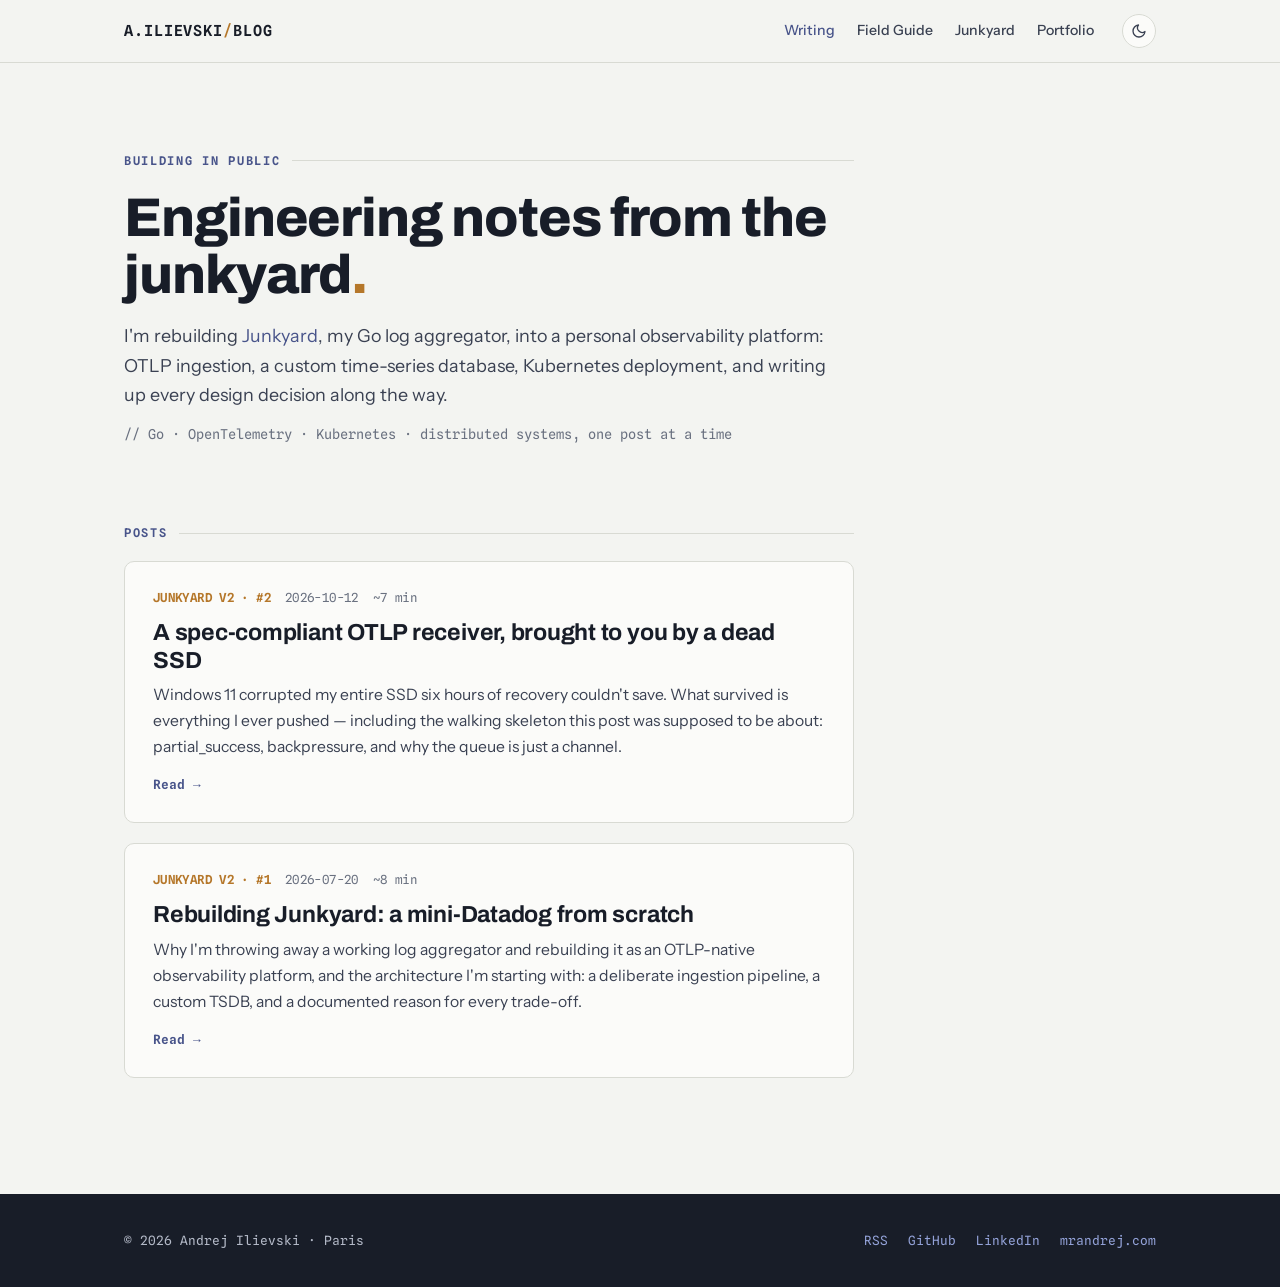
<file: blog/index.html>
<!DOCTYPE html>
<html lang="en">
<head>
<meta charset="UTF-8">
<meta name="viewport" content="width=device-width, initial-scale=1.0">
<title>Building in Public · Andrej Ilievski</title>
<meta name="description" content="Engineering notes by Andrej Ilievski: rebuilding a personal observability platform (OTLP, a custom TSDB, Kubernetes) from scratch, in Go, in public.">
<meta name="author" content="Andrej Ilievski">
<meta name="robots" content="index, follow, max-image-preview:large, max-snippet:-1">
<link rel="canonical" href="https://blog.mrandrej.com/">
<meta property="og:title" content="Building in Public · Andrej Ilievski">
<meta property="og:description" content="Engineering notes: rebuilding a personal observability platform (OTLP, a custom TSDB, Kubernetes) from scratch, in Go, in public.">
<meta property="og:type" content="website">
<meta property="og:url" content="https://blog.mrandrej.com/">
<meta property="og:image" content="https://blog.mrandrej.com/og-image.jpg">
<meta property="og:site_name" content="Andrej Ilievski">
<meta name="twitter:card" content="summary_large_image">
<meta name="theme-color" content="#181D28">
<script>
// Apply theme before first paint to avoid a flash of the wrong mode
(function(){
  var t = null;
  try{ t = localStorage.getItem("theme"); }catch(e){}
  if(t !== "dark" && t !== "light"){
    t = (window.matchMedia && matchMedia("(prefers-color-scheme: dark)").matches) ? "dark" : "light";
  }
  document.documentElement.setAttribute("data-theme", t);
})();
</script>
<link rel="icon" href="data:image/svg+xml,%3Csvg xmlns='http://www.w3.org/2000/svg' viewBox='0 0 32 32'%3E%3Crect width='32' height='32' rx='7' fill='%23181D28'/%3E%3Ctext x='16' y='22' text-anchor='middle' font-family='monospace' font-size='15' font-weight='700' fill='%23AEB9E0'%3EAI%3C/text%3E%3C/svg%3E">
<link rel="icon" type="image/png" sizes="32x32" href="favicon-32x32.png">
<link rel="apple-touch-icon" href="apple-touch-icon.png">
<link rel="alternate" type="application/rss+xml" title="Andrej Ilievski · Building in Public" href="feed.xml">
<link rel="preconnect" href="https://fonts.googleapis.com">
<link rel="preconnect" href="https://fonts.gstatic.com" crossorigin>
<link href="https://fonts.googleapis.com/css2?family=Archivo:wght@500;600;700;800&family=Instrument+Sans:ital,wght@0,400;0,500;0,600;1,400&family=Spline+Sans+Mono:wght@400;500;600&display=swap" rel="stylesheet">
<link rel="stylesheet" href="assets/blog.css">
</head>
<body>

<header>
  <div class="hwrap">
    <a class="wordmark" href="index.html">A.ILIEVSKI<span class="slash">/</span>BLOG</a>
    <nav aria-label="Navigation">
      <a href="index.html" aria-current="page">Writing</a>
      <a href="field-guide.html">Field Guide</a>
      <a href="https://github.com/mr-andrej/junkyard" target="_blank" rel="noopener">Junkyard</a>
      <a href="https://mrandrej.com/" rel="noopener">Portfolio</a>
    </nav>
    <button class="theme-toggle" id="theme-toggle" aria-label="Toggle theme" onclick="toggleTheme()">
      <svg class="icon-moon" viewBox="0 0 24 24" fill="none" stroke="currentColor" stroke-width="2" stroke-linecap="round" stroke-linejoin="round" aria-hidden="true"><path d="M21 12.79A9 9 0 1 1 11.21 3 7 7 0 0 0 21 12.79z"/></svg>
      <svg class="icon-sun" viewBox="0 0 24 24" fill="none" stroke="currentColor" stroke-width="2" stroke-linecap="round" stroke-linejoin="round" aria-hidden="true"><circle cx="12" cy="12" r="4"/><path d="M12 2v2M12 20v2M4.93 4.93l1.41 1.41M17.66 17.66l1.41 1.41M2 12h2M20 12h2M4.93 19.07l1.41-1.41M17.66 6.34l1.41-1.41"/></svg>
    </button>
    <button class="burger" id="burger" aria-label="Menu" aria-expanded="false" aria-controls="mobile-nav" onclick="toggleMenu()">
      <svg class="icon-bars" viewBox="0 0 24 24" fill="none" stroke="currentColor" stroke-width="2" stroke-linecap="round" aria-hidden="true"><path d="M3 6h18M3 12h18M3 18h18"/></svg>
      <svg class="icon-close" viewBox="0 0 24 24" fill="none" stroke="currentColor" stroke-width="2" stroke-linecap="round" aria-hidden="true"><path d="M6 6l12 12M18 6L6 18"/></svg>
    </button>
  </div>
  <nav class="mobile-nav" id="mobile-nav" aria-label="Mobile navigation">
    <a href="index.html" aria-current="page">Writing</a>
    <a href="field-guide.html">Field Guide</a>
    <a href="https://github.com/mr-andrej/junkyard" target="_blank" rel="noopener">Junkyard</a>
    <a href="https://mrandrej.com/" target="_blank" rel="noopener">Portfolio</a>
  </nav>
</header>

<main>

  <div class="hero">
    <p class="sec-label">Building in public</p>
    <h1>Engineering notes from the junkyard<span class="accent">.</span></h1>
    <p class="lede">I'm rebuilding <a href="https://github.com/mr-andrej/junkyard">Junkyard</a>, my Go log aggregator, into a personal observability platform: OTLP ingestion, a custom time-series database, Kubernetes deployment, and writing up every design decision along the way.</p>
    <p class="sub">// Go · OpenTelemetry · Kubernetes · distributed systems, one post at a time</p>
  </div>

  <div class="posts">
    <p class="sec-label">Posts</p>

    <a class="post-card" href="posts/2026-10-12-otlp-receiver-dead-ssd.html">
      <p class="meta"><span class="series">JUNKYARD V2 · #2</span><span>2026-10-12</span><span>~7 min</span></p>
      <h2>A spec-compliant OTLP receiver, brought to you by a dead SSD</h2>
      <p>Windows 11 corrupted my entire SSD six hours of recovery couldn't save. What survived is everything I ever pushed — including the walking skeleton this post was supposed to be about: partial_success, backpressure, and why the queue is just a channel.</p>
      <span class="read">Read →</span>
    </a>

    <a class="post-card" href="posts/2026-07-20-rebuilding-junkyard-v2.html">
      <p class="meta"><span class="series">JUNKYARD V2 · #1</span><span>2026-07-20</span><span>~8 min</span></p>
      <h2>Rebuilding Junkyard: a mini-Datadog from scratch</h2>
      <p>Why I'm throwing away a working log aggregator and rebuilding it as an OTLP-native observability platform, and the architecture I'm starting with: a deliberate ingestion pipeline, a custom TSDB, and a documented reason for every trade-off.</p>
      <span class="read">Read →</span>
    </a>

  </div>

</main>

<footer>
  <div class="fwrap">
    <span>© 2026 Andrej Ilievski · Paris</span>
    <span class="spacer"></span>
    <a href="feed.xml">RSS</a>
    <a href="https://github.com/mr-andrej" target="_blank" rel="noopener">GitHub</a>
    <a href="https://linkedin.com/in/mr-andrej" target="_blank" rel="noopener">LinkedIn</a>
    <a href="https://mrandrej.com/" target="_blank" rel="noopener">mrandrej.com</a>
  </div>
</footer>

<script>
function toggleTheme(){
  const cur = document.documentElement.getAttribute("data-theme") === "dark" ? "dark" : "light";
  const next = cur === "dark" ? "light" : "dark";
  document.documentElement.setAttribute("data-theme", next);
  try{ localStorage.setItem("theme", next); }catch(e){}
}
window.matchMedia("(prefers-color-scheme: dark)").addEventListener("change", e => {
  let saved = null;
  try{ saved = localStorage.getItem("theme"); }catch(err){}
  if(!saved){
    document.documentElement.setAttribute("data-theme", e.matches ? "dark" : "light");
  }
});
function toggleMenu(){
  const nav = document.getElementById("mobile-nav");
  const btn = document.getElementById("burger");
  const open = nav.classList.toggle("open");
  btn.setAttribute("aria-expanded", String(open));
}
// Close the mobile menu once a link is tapped
document.querySelectorAll("#mobile-nav a").forEach(a=>{
  a.addEventListener("click", ()=>{
    document.getElementById("mobile-nav").classList.remove("open");
    document.getElementById("burger").setAttribute("aria-expanded", "false");
  });
});
</script>

</body>
</html>
</file>
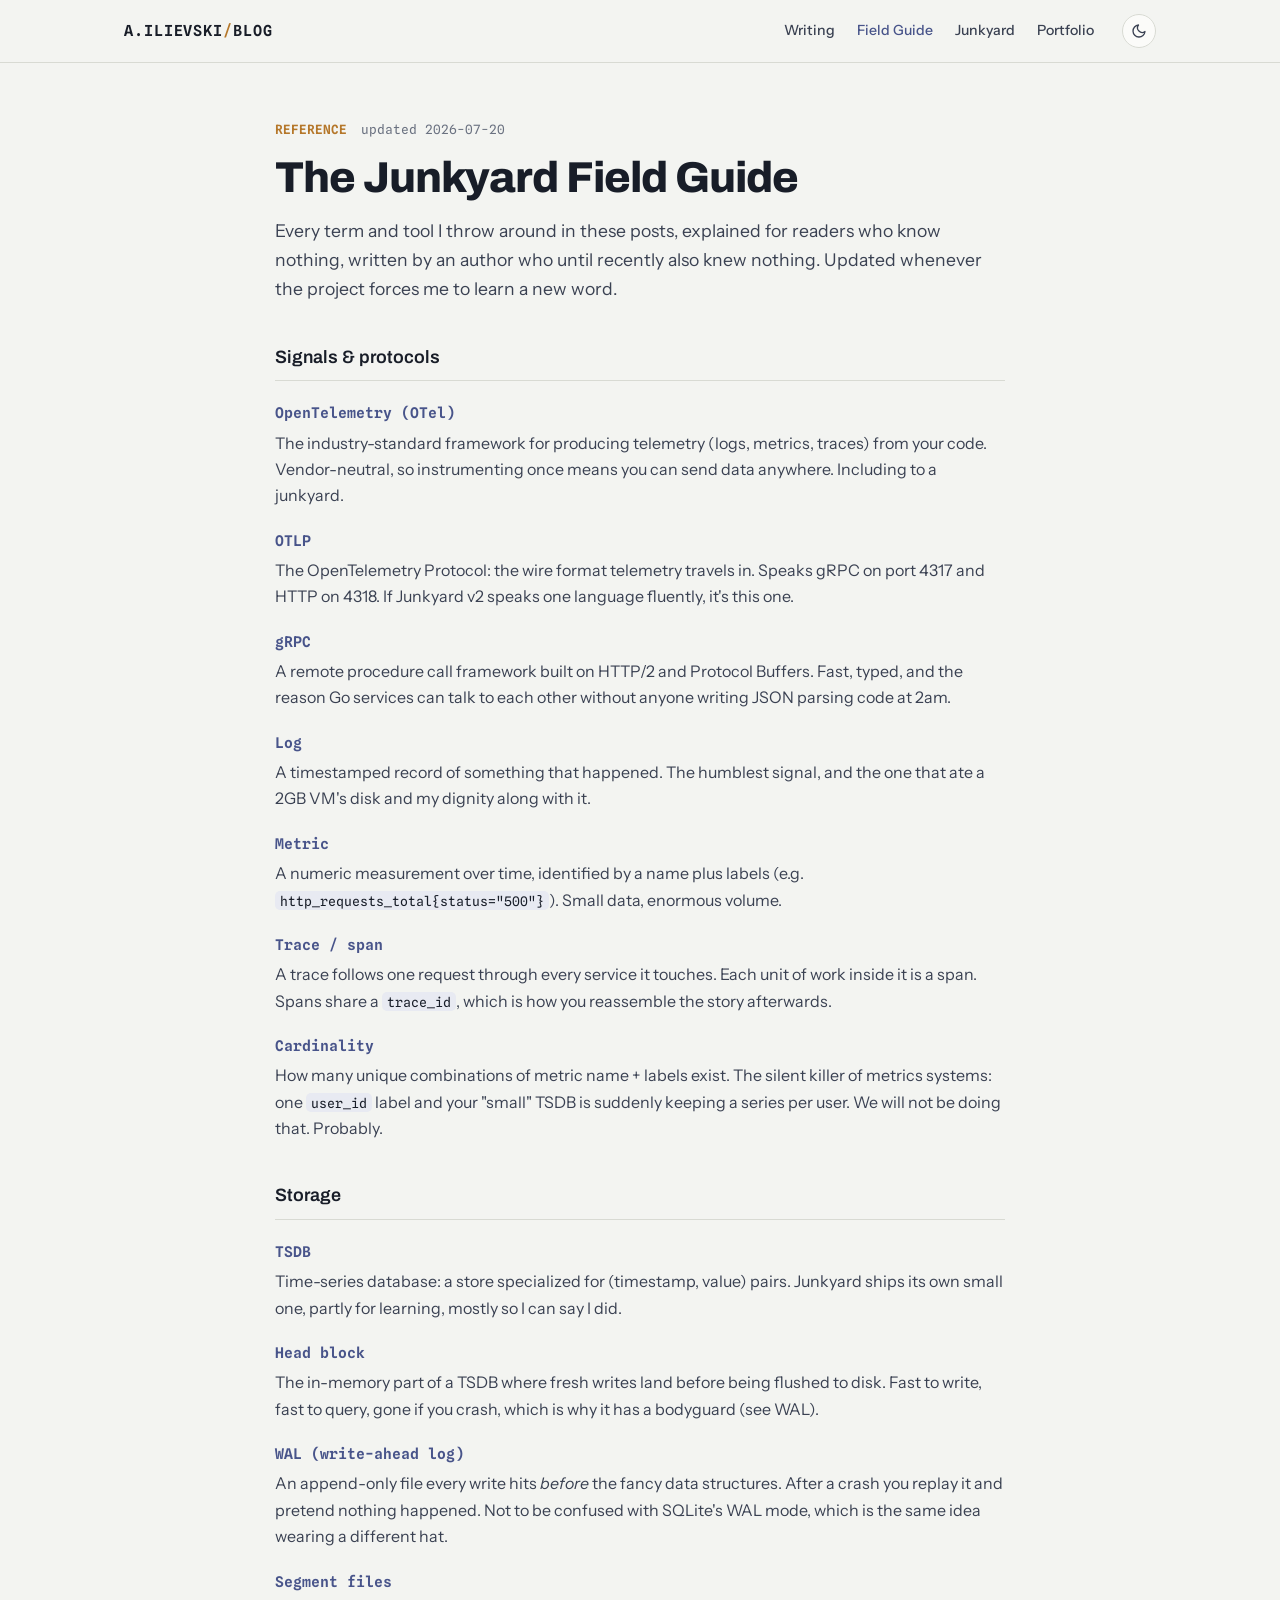
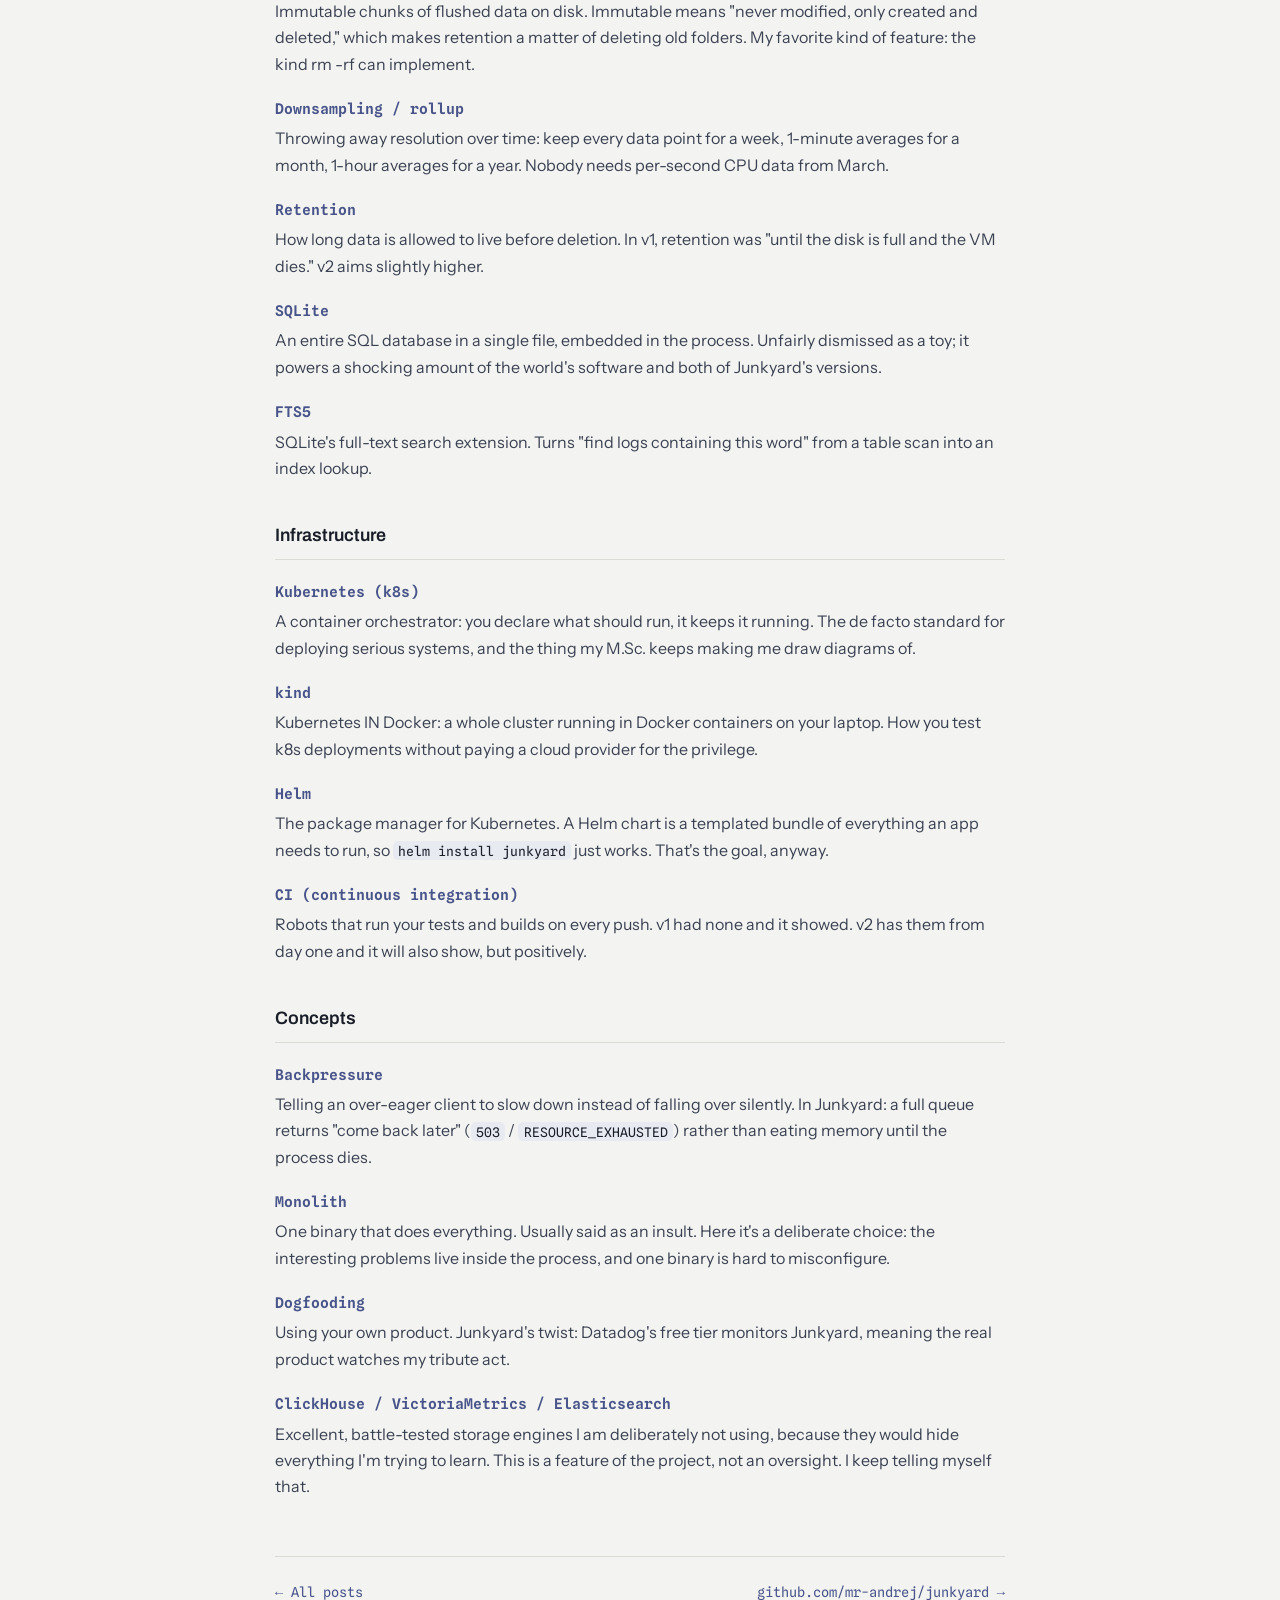
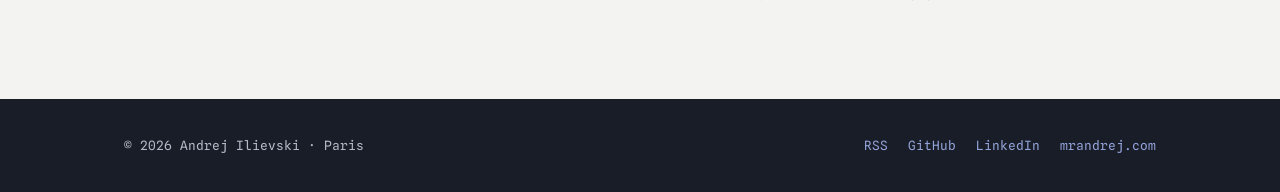
<file: blog/field-guide.html>
<!DOCTYPE html>
<html lang="en">
<head>
<meta charset="UTF-8">
<meta name="viewport" content="width=device-width, initial-scale=1.0">
<title>The Junkyard Field Guide · Andrej Ilievski</title>
<meta name="description" content="A running glossary of every term and tool mentioned on this blog: OTLP, TSDBs, WALs, Kubernetes, and friends. Explained for readers who know nothing, by an author who recently knew nothing.">
<meta name="author" content="Andrej Ilievski">
<link rel="canonical" href="https://blog.mrandrej.com/field-guide.html">
<meta property="og:title" content="The Junkyard Field Guide">
<meta property="og:description" content="Every term and tool mentioned on this blog, explained for readers who know nothing, by an author who recently knew nothing.">
<meta property="og:type" content="website">
<meta property="og:url" content="https://blog.mrandrej.com/field-guide.html">
<meta name="theme-color" content="#181D28">
<script>
(function(){
  var t = null;
  try{ t = localStorage.getItem("theme"); }catch(e){}
  if(t !== "dark" && t !== "light"){
    t = (window.matchMedia && matchMedia("(prefers-color-scheme: dark)").matches) ? "dark" : "light";
  }
  document.documentElement.setAttribute("data-theme", t);
})();
</script>
<link rel="icon" href="data:image/svg+xml,%3Csvg xmlns='http://www.w3.org/2000/svg' viewBox='0 0 32 32'%3E%3Crect width='32' height='32' rx='7' fill='%23181D28'/%3E%3Ctext x='16' y='22' text-anchor='middle' font-family='monospace' font-size='15' font-weight='700' fill='%23AEB9E0'%3EAI%3C/text%3E%3C/svg%3E">
<link rel="icon" type="image/png" sizes="32x32" href="favicon-32x32.png">
<link rel="apple-touch-icon" href="apple-touch-icon.png">
<link rel="preconnect" href="https://fonts.googleapis.com">
<link rel="preconnect" href="https://fonts.gstatic.com" crossorigin>
<link href="https://fonts.googleapis.com/css2?family=Archivo:wght@500;600;700;800&family=Instrument+Sans:ital,wght@0,400;0,500;0,600;1,400&family=Spline+Sans+Mono:wght@400;500;600&display=swap" rel="stylesheet">
<link rel="stylesheet" href="assets/blog.css">
</head>
<body>

<header>
  <div class="hwrap">
    <a class="wordmark" href="index.html">A.ILIEVSKI<span class="slash">/</span>BLOG</a>
    <nav aria-label="Navigation">
      <a href="index.html">Writing</a>
      <a href="field-guide.html" aria-current="page">Field Guide</a>
      <a href="https://github.com/mr-andrej/junkyard" target="_blank" rel="noopener">Junkyard</a>
      <a href="https://mrandrej.com/" target="_blank" rel="noopener">Portfolio</a>
    </nav>
    <button class="theme-toggle" id="theme-toggle" aria-label="Toggle theme" onclick="toggleTheme()">
      <svg class="icon-moon" viewBox="0 0 24 24" fill="none" stroke="currentColor" stroke-width="2" stroke-linecap="round" stroke-linejoin="round" aria-hidden="true"><path d="M21 12.79A9 9 0 1 1 11.21 3 7 7 0 0 0 21 12.79z"/></svg>
      <svg class="icon-sun" viewBox="0 0 24 24" fill="none" stroke="currentColor" stroke-width="2" stroke-linecap="round" stroke-linejoin="round" aria-hidden="true"><circle cx="12" cy="12" r="4"/><path d="M12 2v2M12 20v2M4.93 4.93l1.41 1.41M17.66 17.66l1.41 1.41M2 12h2M20 12h2M4.93 19.07l1.41-1.41M17.66 6.34l1.41-1.41"/></svg>
    </button>
    <button class="burger" id="burger" aria-label="Menu" aria-expanded="false" aria-controls="mobile-nav" onclick="toggleMenu()">
      <svg class="icon-bars" viewBox="0 0 24 24" fill="none" stroke="currentColor" stroke-width="2" stroke-linecap="round" aria-hidden="true"><path d="M3 6h18M3 12h18M3 18h18"/></svg>
      <svg class="icon-close" viewBox="0 0 24 24" fill="none" stroke="currentColor" stroke-width="2" stroke-linecap="round" aria-hidden="true"><path d="M6 6l12 12M18 6L6 18"/></svg>
    </button>
  </div>
  <nav class="mobile-nav" id="mobile-nav" aria-label="Mobile navigation">
    <a href="index.html">Writing</a>
    <a href="field-guide.html" aria-current="page">Field Guide</a>
    <a href="https://github.com/mr-andrej/junkyard" target="_blank" rel="noopener">Junkyard</a>
    <a href="https://mrandrej.com/" target="_blank" rel="noopener">Portfolio</a>
  </nav>
</header>

<main>
<article>

  <div class="post-head">
    <p class="meta"><span class="series">REFERENCE</span><span>updated 2026-07-20</span></p>
    <h1>The Junkyard Field Guide</h1>
    <p class="standfirst">Every term and tool I throw around in these posts, explained for readers who know nothing, written by an author who until recently also knew nothing. Updated whenever the project forces me to learn a new word.</p>
  </div>

  <div class="gloss">

    <h3>Signals &amp; protocols</h3>
    <dl>
      <dt>OpenTelemetry (OTel)</dt>
      <dd>The industry-standard framework for producing telemetry (logs, metrics, traces) from your code. Vendor-neutral, so instrumenting once means you can send data anywhere. Including to a junkyard.</dd>

      <dt>OTLP</dt>
      <dd>The OpenTelemetry Protocol: the wire format telemetry travels in. Speaks gRPC on port 4317 and HTTP on 4318. If Junkyard v2 speaks one language fluently, it's this one.</dd>

      <dt>gRPC</dt>
      <dd>A remote procedure call framework built on HTTP/2 and Protocol Buffers. Fast, typed, and the reason Go services can talk to each other without anyone writing JSON parsing code at 2am.</dd>

      <dt>Log</dt>
      <dd>A timestamped record of something that happened. The humblest signal, and the one that ate a 2GB VM's disk and my dignity along with it.</dd>

      <dt>Metric</dt>
      <dd>A numeric measurement over time, identified by a name plus labels (e.g. <code>http_requests_total{status="500"}</code>). Small data, enormous volume.</dd>

      <dt>Trace / span</dt>
      <dd>A trace follows one request through every service it touches. Each unit of work inside it is a span. Spans share a <code>trace_id</code>, which is how you reassemble the story afterwards.</dd>

      <dt>Cardinality</dt>
      <dd>How many unique combinations of metric name + labels exist. The silent killer of metrics systems: one <code>user_id</code> label and your "small" TSDB is suddenly keeping a series per user. We will not be doing that. Probably.</dd>
    </dl>

    <h3>Storage</h3>
    <dl>
      <dt>TSDB</dt>
      <dd>Time-series database: a store specialized for (timestamp, value) pairs. Junkyard ships its own small one, partly for learning, mostly so I can say I did.</dd>

      <dt>Head block</dt>
      <dd>The in-memory part of a TSDB where fresh writes land before being flushed to disk. Fast to write, fast to query, gone if you crash, which is why it has a bodyguard (see WAL).</dd>

      <dt>WAL (write-ahead log)</dt>
      <dd>An append-only file every write hits <em>before</em> the fancy data structures. After a crash you replay it and pretend nothing happened. Not to be confused with SQLite's WAL mode, which is the same idea wearing a different hat.</dd>

      <dt>Segment files</dt>
      <dd>Immutable chunks of flushed data on disk. Immutable means "never modified, only created and deleted," which makes retention a matter of deleting old folders. My favorite kind of feature: the kind rm -rf can implement.</dd>

      <dt>Downsampling / rollup</dt>
      <dd>Throwing away resolution over time: keep every data point for a week, 1-minute averages for a month, 1-hour averages for a year. Nobody needs per-second CPU data from March.</dd>

      <dt>Retention</dt>
      <dd>How long data is allowed to live before deletion. In v1, retention was "until the disk is full and the VM dies." v2 aims slightly higher.</dd>

      <dt>SQLite</dt>
      <dd>An entire SQL database in a single file, embedded in the process. Unfairly dismissed as a toy; it powers a shocking amount of the world's software and both of Junkyard's versions.</dd>

      <dt>FTS5</dt>
      <dd>SQLite's full-text search extension. Turns "find logs containing this word" from a table scan into an index lookup.</dd>
    </dl>

    <h3>Infrastructure</h3>
    <dl>
      <dt>Kubernetes (k8s)</dt>
      <dd>A container orchestrator: you declare what should run, it keeps it running. The de facto standard for deploying serious systems, and the thing my M.Sc. keeps making me draw diagrams of.</dd>

      <dt>kind</dt>
      <dd>Kubernetes IN Docker: a whole cluster running in Docker containers on your laptop. How you test k8s deployments without paying a cloud provider for the privilege.</dd>

      <dt>Helm</dt>
      <dd>The package manager for Kubernetes. A Helm chart is a templated bundle of everything an app needs to run, so <code>helm install junkyard</code> just works. That's the goal, anyway.</dd>

      <dt>CI (continuous integration)</dt>
      <dd>Robots that run your tests and builds on every push. v1 had none and it showed. v2 has them from day one and it will also show, but positively.</dd>
    </dl>

    <h3>Concepts</h3>
    <dl>
      <dt>Backpressure</dt>
      <dd>Telling an over-eager client to slow down instead of falling over silently. In Junkyard: a full queue returns "come back later" (<code>503</code> / <code>RESOURCE_EXHAUSTED</code>) rather than eating memory until the process dies.</dd>

      <dt>Monolith</dt>
      <dd>One binary that does everything. Usually said as an insult. Here it's a deliberate choice: the interesting problems live inside the process, and one binary is hard to misconfigure.</dd>

      <dt>Dogfooding</dt>
      <dd>Using your own product. Junkyard's twist: Datadog's free tier monitors Junkyard, meaning the real product watches my tribute act.</dd>

      <dt>ClickHouse / VictoriaMetrics / Elasticsearch</dt>
      <dd>Excellent, battle-tested storage engines I am deliberately not using, because they would hide everything I'm trying to learn. This is a feature of the project, not an oversight. I keep telling myself that.</dd>
    </dl>

  </div>

  <div class="post-nav">
    <a href="index.html">← All posts</a>
    <a href="https://github.com/mr-andrej/junkyard" target="_blank" rel="noopener">github.com/mr-andrej/junkyard →</a>
  </div>

</article>
</main>

<footer>
  <div class="fwrap">
    <span>© 2026 Andrej Ilievski · Paris</span>
    <span class="spacer"></span>
    <a href="feed.xml">RSS</a>
    <a href="https://github.com/mr-andrej" target="_blank" rel="noopener">GitHub</a>
    <a href="https://linkedin.com/in/mr-andrej" target="_blank" rel="noopener">LinkedIn</a>
    <a href="https://mrandrej.com/" target="_blank" rel="noopener">mrandrej.com</a>
  </div>
</footer>

<script>
function toggleTheme(){
  const cur = document.documentElement.getAttribute("data-theme") === "dark" ? "dark" : "light";
  const next = cur === "dark" ? "light" : "dark";
  document.documentElement.setAttribute("data-theme", next);
  try{ localStorage.setItem("theme", next); }catch(e){}
}
window.matchMedia("(prefers-color-scheme: dark)").addEventListener("change", e => {
  let saved = null;
  try{ saved = localStorage.getItem("theme"); }catch(err){}
  if(!saved){
    document.documentElement.setAttribute("data-theme", e.matches ? "dark" : "light");
  }
});
function toggleMenu(){
  const nav = document.getElementById("mobile-nav");
  const btn = document.getElementById("burger");
  const open = nav.classList.toggle("open");
  btn.setAttribute("aria-expanded", String(open));
}
// Close the mobile menu once a link is tapped
document.querySelectorAll("#mobile-nav a").forEach(a=>{
  a.addEventListener("click", ()=>{
    document.getElementById("mobile-nav").classList.remove("open");
    document.getElementById("burger").setAttribute("aria-expanded", "false");
  });
});
</script>

</body>
</html>
</file>
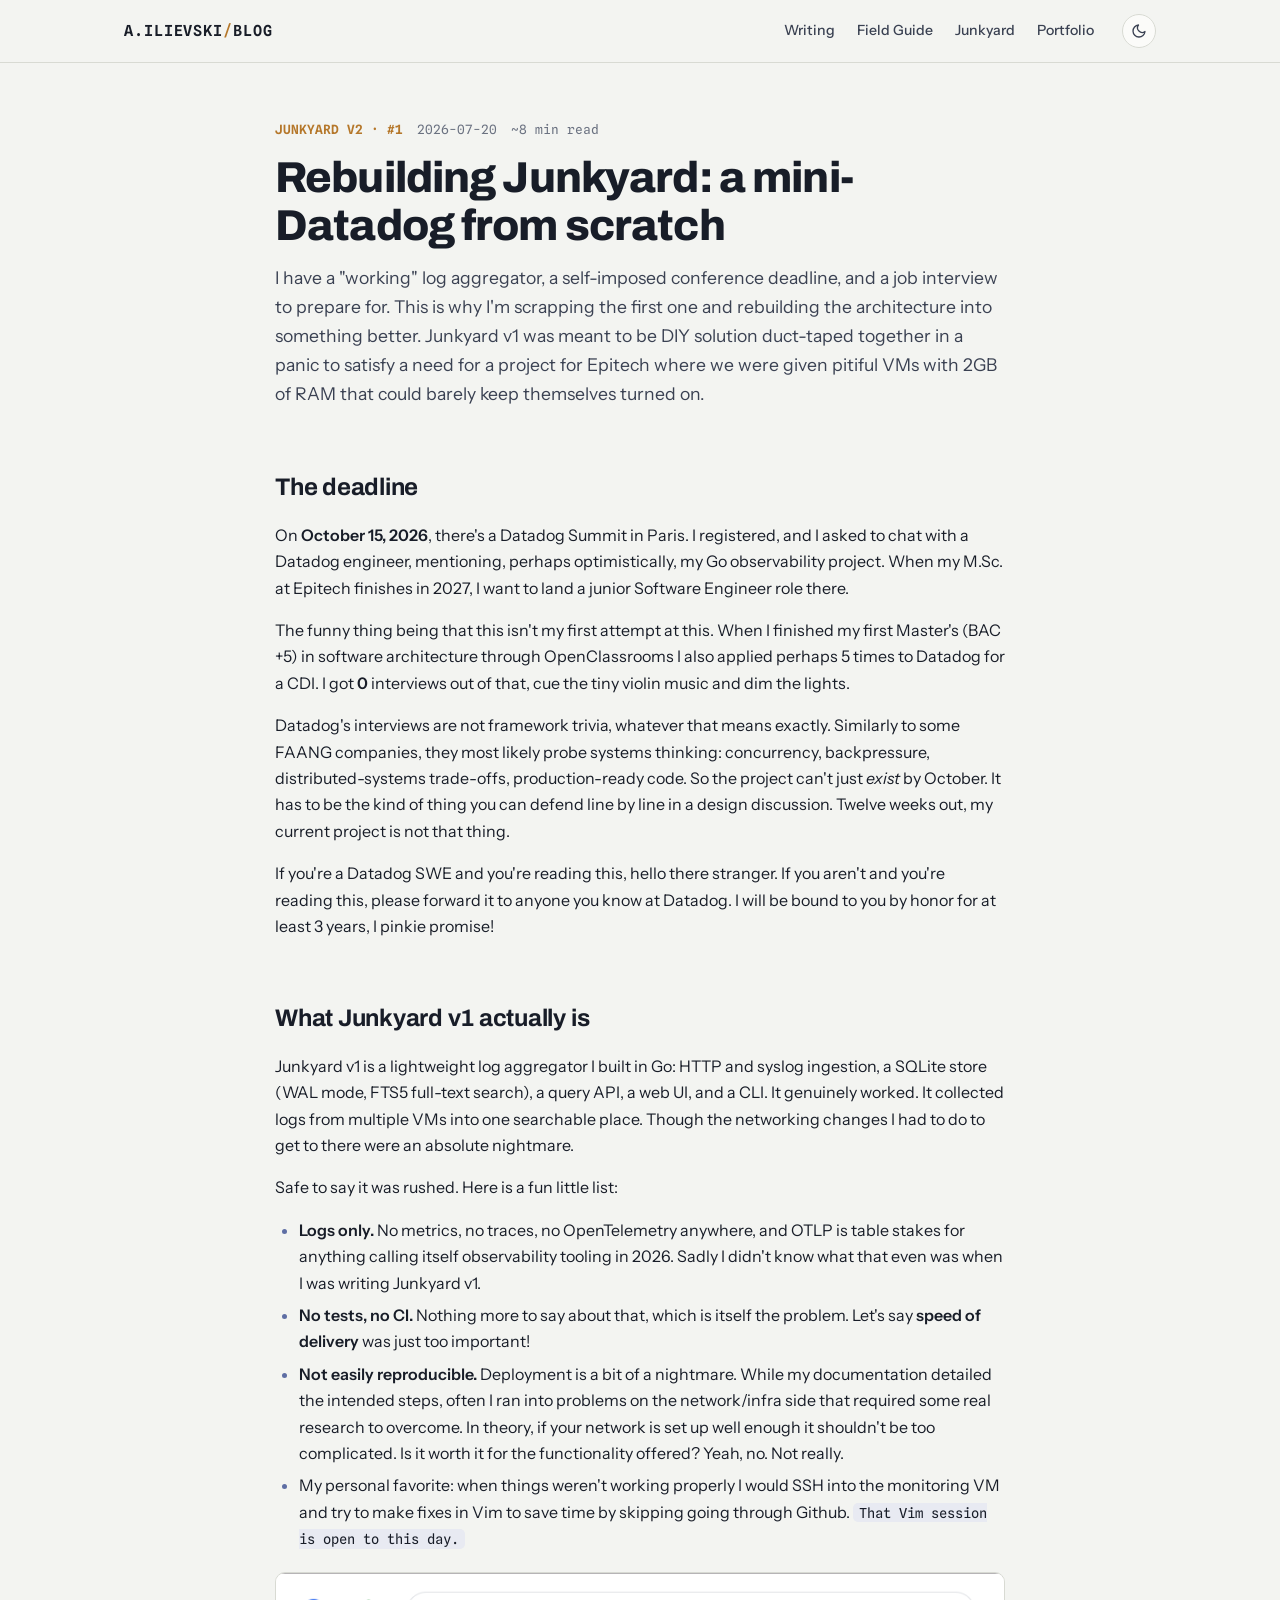
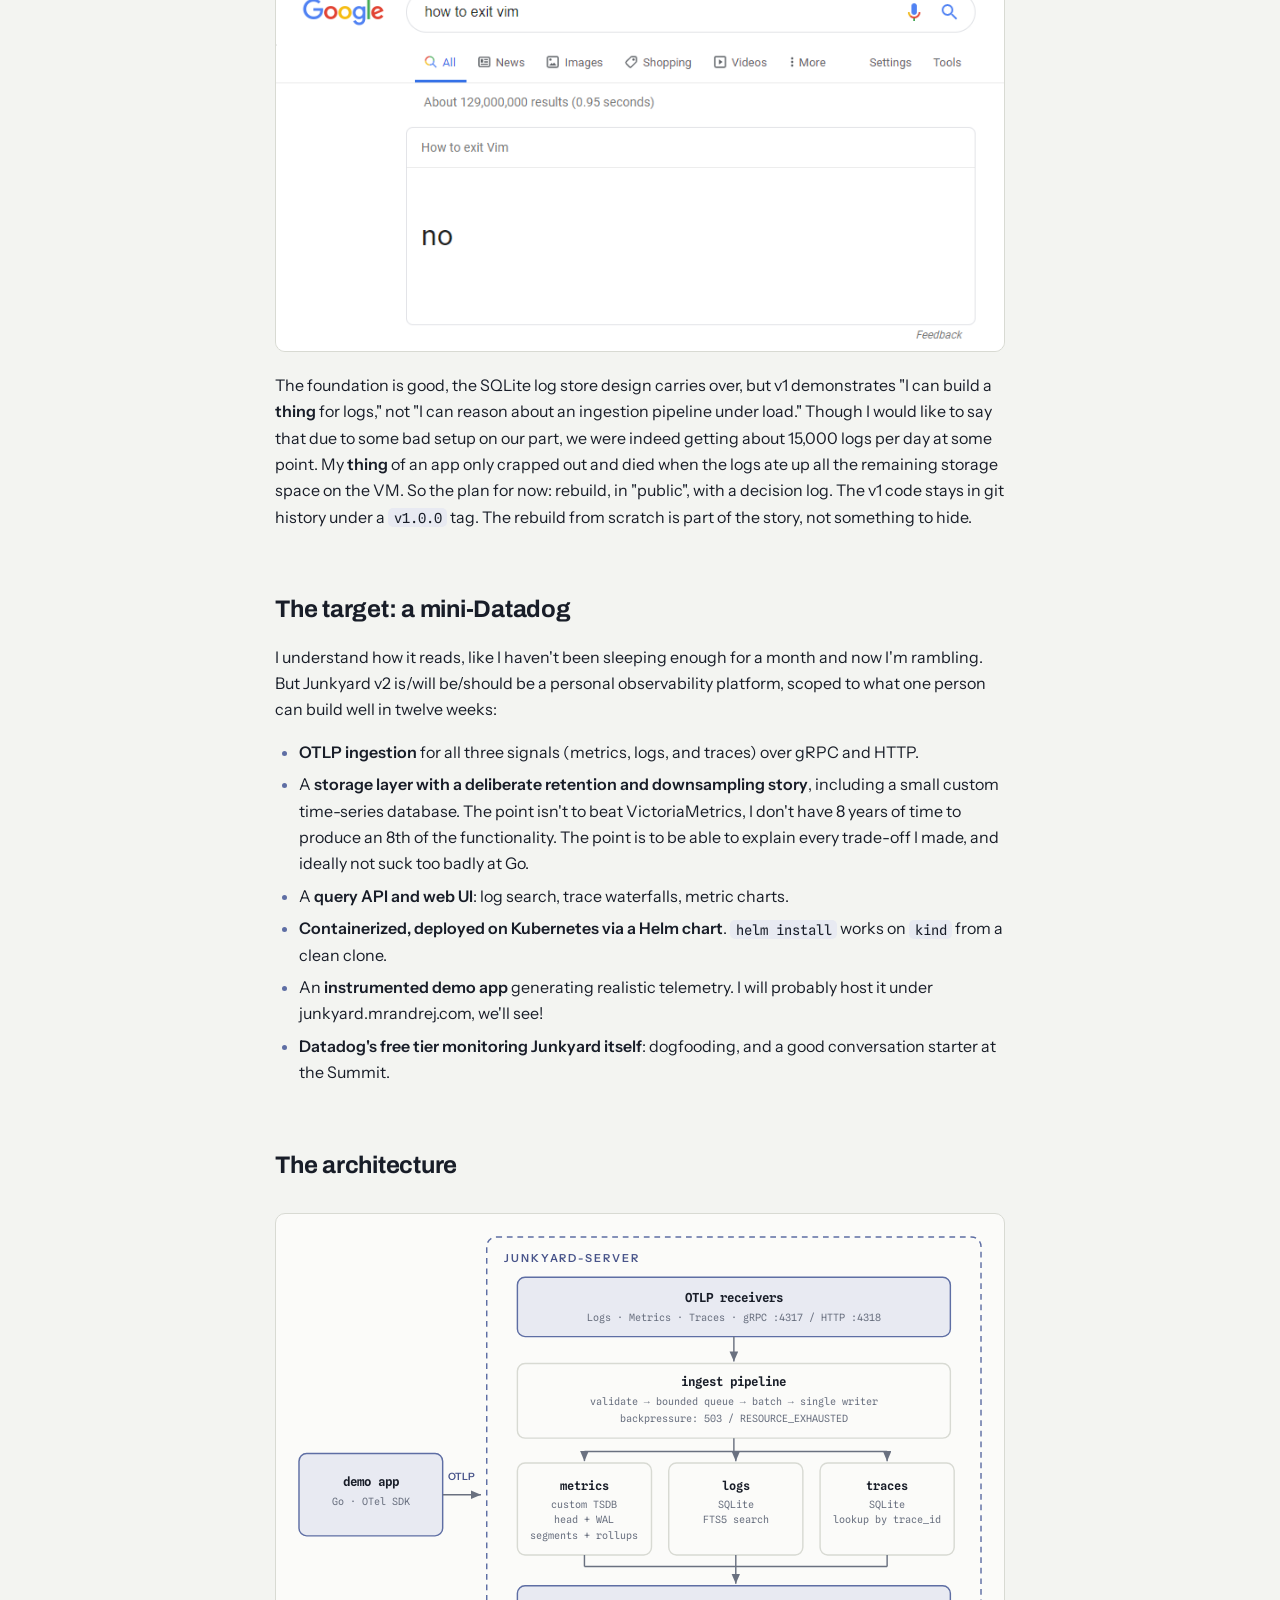
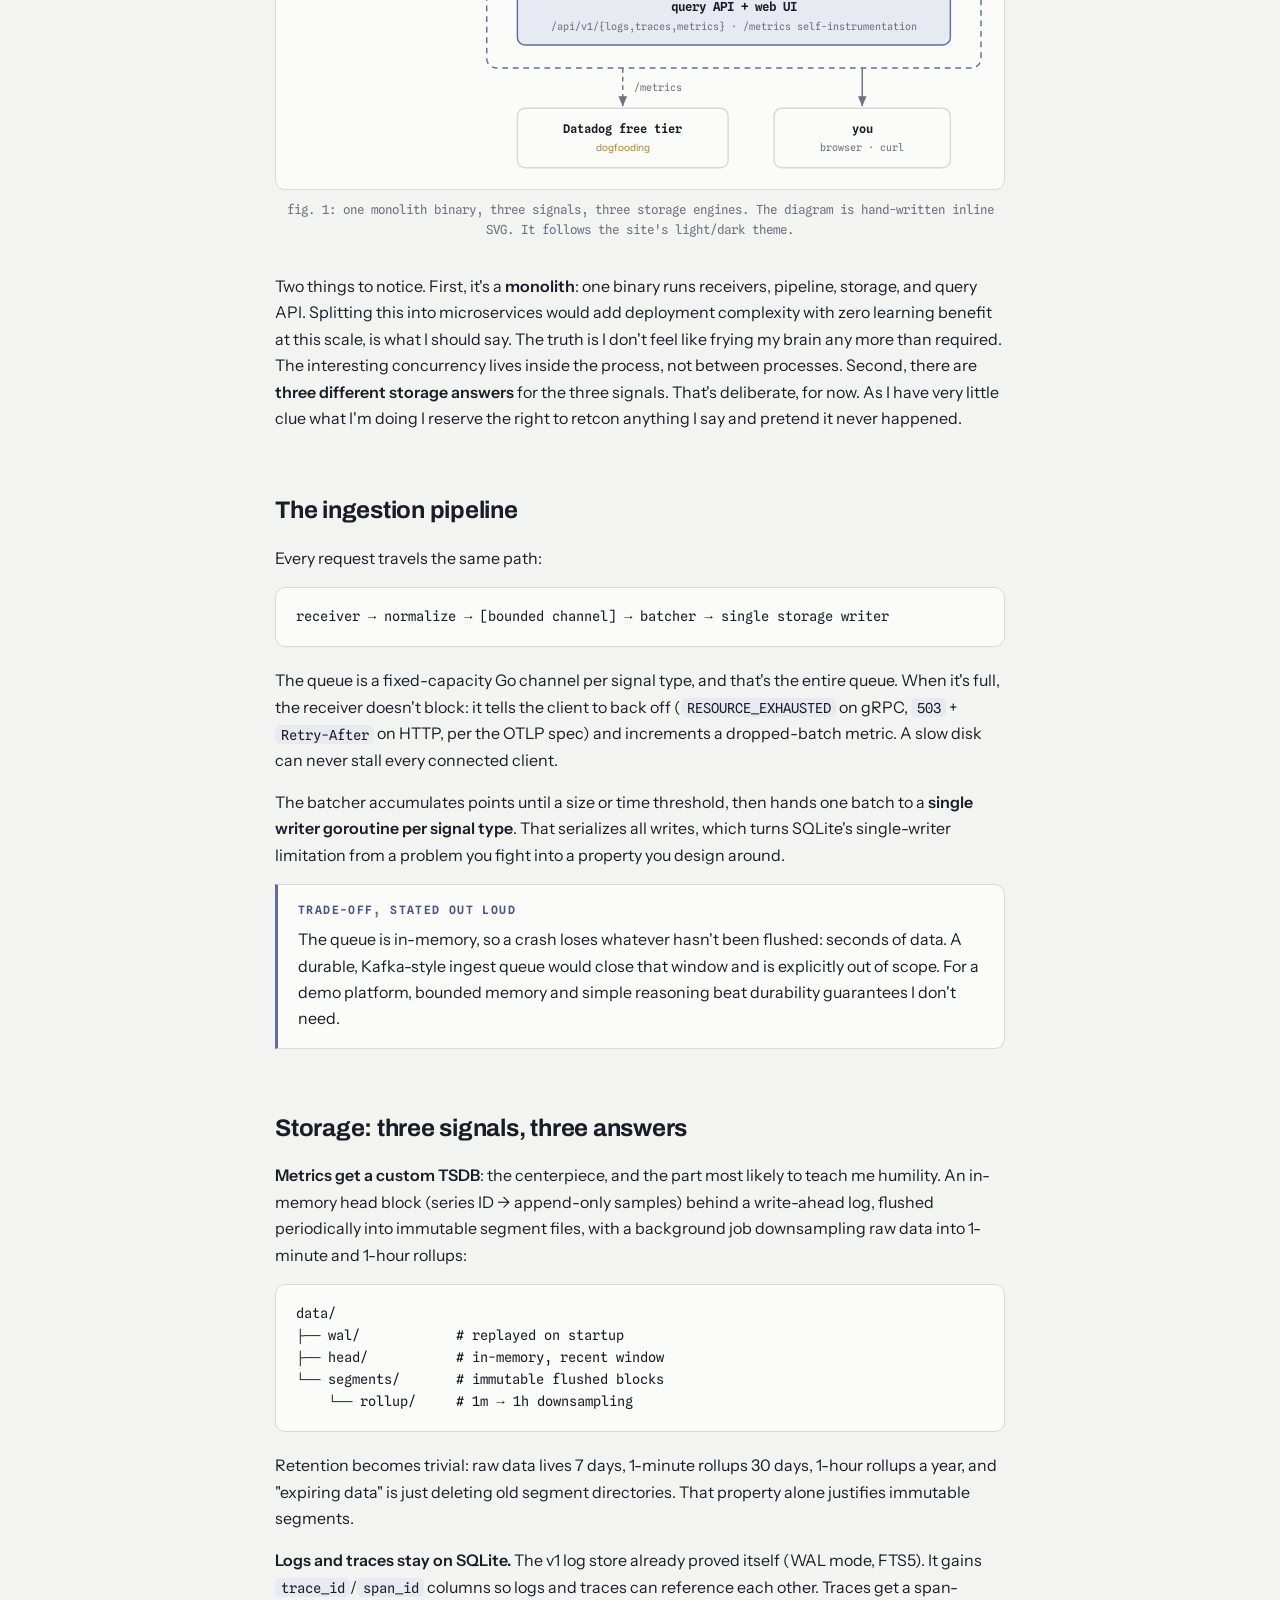
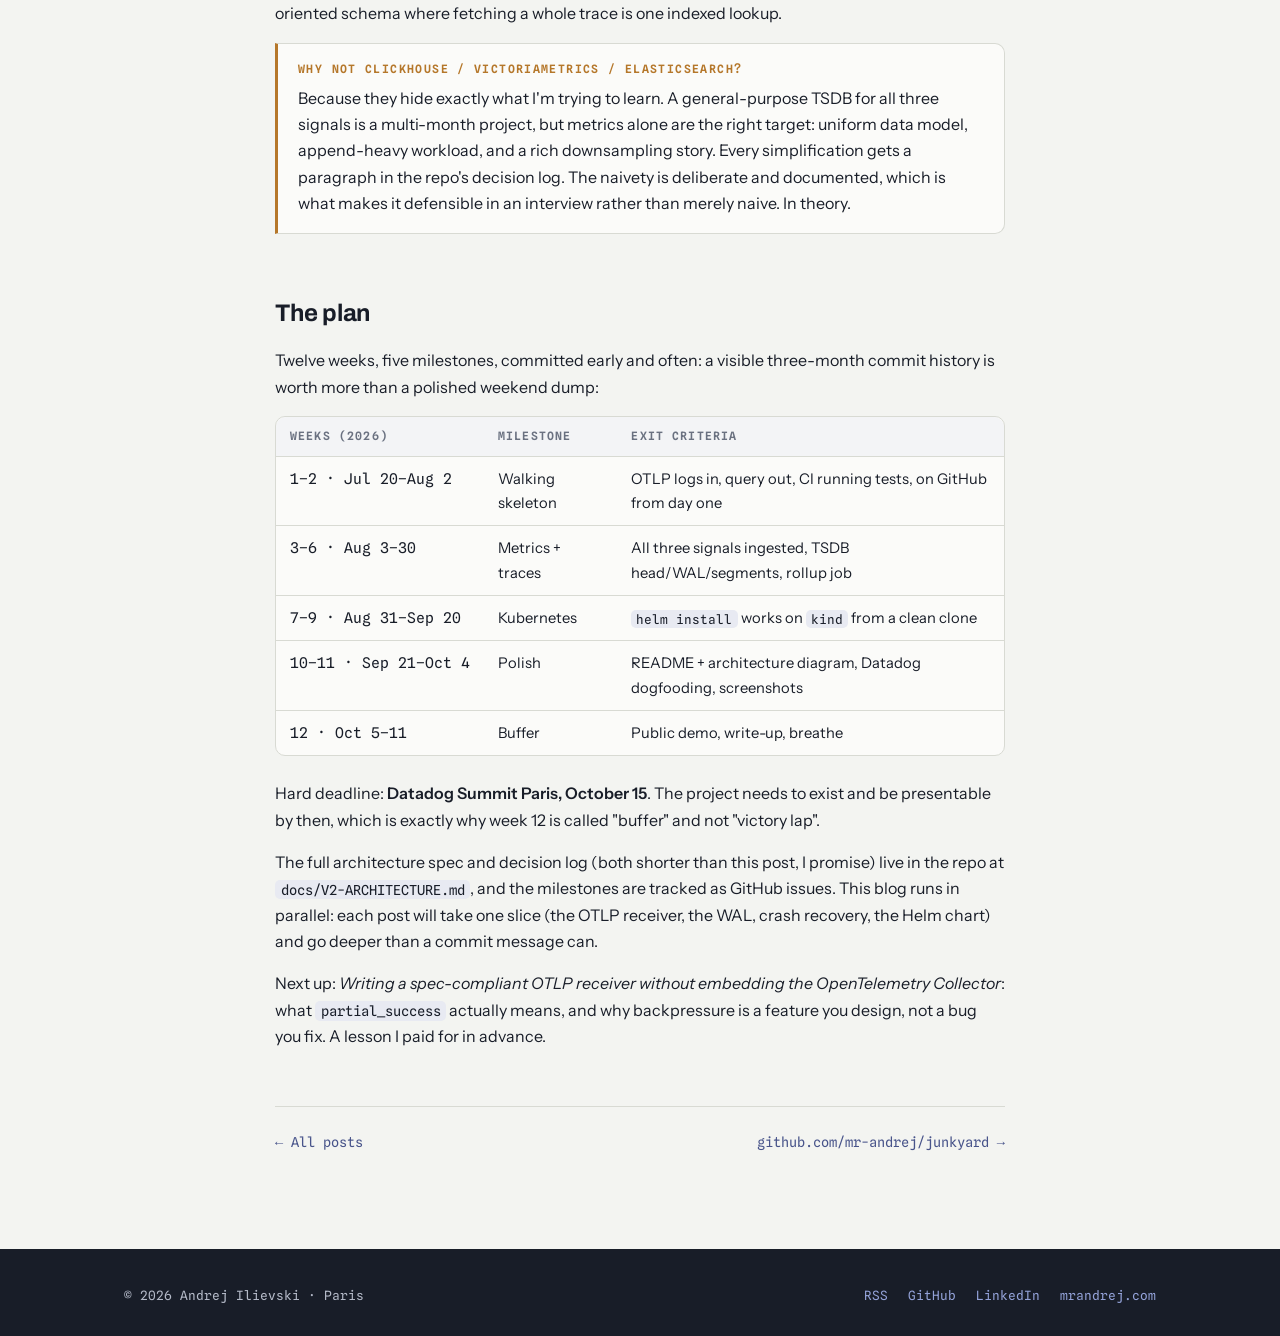
<file: blog/posts/2026-07-20-rebuilding-junkyard-v2.html>
<!doctype html>
<html lang="en">
  <head>
    <meta charset="UTF-8" />
    <meta name="viewport" content="width=device-width, initial-scale=1.0" />
    <title>
      Rebuilding Junkyard: a mini-Datadog from scratch · Andrej Ilievski
    </title>
    <meta
      name="description"
      content="Why I'm throwing away a working log aggregator and rebuilding it as an OTLP-native observability platform: the architecture, the trade-offs, and the 12-week plan."
    />
    <meta name="author" content="Andrej Ilievski" />
    <link
      rel="canonical"
      href="https://blog.mrandrej.com/posts/2026-07-20-rebuilding-junkyard-v2.html"
    />
    <meta
      property="og:title"
      content="Rebuilding Junkyard: a mini-Datadog from scratch"
    />
    <meta
      property="og:description"
      content="Why I'm throwing away a working log aggregator and rebuilding it as an OTLP-native observability platform."
    />
    <meta property="og:type" content="article" />
    <meta
      property="og:url"
      content="https://blog.mrandrej.com/posts/2026-07-20-rebuilding-junkyard-v2.html"
    />
    <meta
      property="og:image"
      content="https://blog.mrandrej.com/og-image.jpg"
    />
    <meta property="article:published_time" content="2026-07-20" />
    <meta name="twitter:card" content="summary_large_image" />
    <meta name="theme-color" content="#181D28" />
    <script>
      (function () {
        var t = null;
        try {
          t = localStorage.getItem("theme");
        } catch (e) {}
        if (t !== "dark" && t !== "light") {
          t =
            window.matchMedia &&
            matchMedia("(prefers-color-scheme: dark)").matches
              ? "dark"
              : "light";
        }
        document.documentElement.setAttribute("data-theme", t);
      })();
    </script>
    <link
      rel="icon"
      href="data:image/svg+xml,%3Csvg xmlns='http://www.w3.org/2000/svg' viewBox='0 0 32 32'%3E%3Crect width='32' height='32' rx='7' fill='%23181D28'/%3E%3Ctext x='16' y='22' text-anchor='middle' font-family='monospace' font-size='15' font-weight='700' fill='%23AEB9E0'%3EAI%3C/text%3E%3C/svg%3E"
    />
    <link
      rel="icon"
      type="image/png"
      sizes="32x32"
      href="../favicon-32x32.png"
    />
    <link rel="apple-touch-icon" href="../apple-touch-icon.png" />
    <link rel="preconnect" href="https://fonts.googleapis.com" />
    <link rel="preconnect" href="https://fonts.gstatic.com" crossorigin />
    <link
      href="https://fonts.googleapis.com/css2?family=Archivo:wght@500;600;700;800&family=Instrument+Sans:ital,wght@0,400;0,500;0,600;1,400&family=Spline+Sans+Mono:wght@400;500;600&display=swap"
      rel="stylesheet"
    />
    <link rel="stylesheet" href="../assets/blog.css" />
  </head>
  <body>
    <header>
      <div class="hwrap">
        <a class="wordmark" href="../index.html"
          >A.ILIEVSKI<span class="slash">/</span>BLOG</a
        >
        <nav aria-label="Navigation">
          <a href="../index.html">Writing</a>
          <a href="../field-guide.html">Field Guide</a>
          <a
            href="https://github.com/mr-andrej/junkyard"
            target="_blank"
            rel="noopener"
            >Junkyard</a
          >
          <a href="https://mrandrej.com/" target="_blank" rel="noopener"
            >Portfolio</a
          >
        </nav>
        <button
          class="theme-toggle"
          id="theme-toggle"
          aria-label="Toggle theme"
          onclick="toggleTheme()"
        >
          <svg
            class="icon-moon"
            viewBox="0 0 24 24"
            fill="none"
            stroke="currentColor"
            stroke-width="2"
            stroke-linecap="round"
            stroke-linejoin="round"
            aria-hidden="true"
          >
            <path d="M21 12.79A9 9 0 1 1 11.21 3 7 7 0 0 0 21 12.79z" />
          </svg>
          <svg
            class="icon-sun"
            viewBox="0 0 24 24"
            fill="none"
            stroke="currentColor"
            stroke-width="2"
            stroke-linecap="round"
            stroke-linejoin="round"
            aria-hidden="true"
          >
            <circle cx="12" cy="12" r="4" />
            <path
              d="M12 2v2M12 20v2M4.93 4.93l1.41 1.41M17.66 17.66l1.41 1.41M2 12h2M20 12h2M4.93 19.07l1.41-1.41M17.66 6.34l1.41-1.41"
            />
          </svg>
        </button>
        <button
          class="burger"
          id="burger"
          aria-label="Menu"
          aria-expanded="false"
          aria-controls="mobile-nav"
          onclick="toggleMenu()"
        >
          <svg
            class="icon-bars"
            viewBox="0 0 24 24"
            fill="none"
            stroke="currentColor"
            stroke-width="2"
            stroke-linecap="round"
            aria-hidden="true"
          >
            <path d="M3 6h18M3 12h18M3 18h18" />
          </svg>
          <svg
            class="icon-close"
            viewBox="0 0 24 24"
            fill="none"
            stroke="currentColor"
            stroke-width="2"
            stroke-linecap="round"
            aria-hidden="true"
          >
            <path d="M6 6l12 12M18 6L6 18" />
          </svg>
        </button>
      </div>
      <nav class="mobile-nav" id="mobile-nav" aria-label="Mobile navigation">
        <a href="../index.html">Writing</a>
        <a href="../field-guide.html">Field Guide</a>
        <a
          href="https://github.com/mr-andrej/junkyard"
          target="_blank"
          rel="noopener"
          >Junkyard</a
        >
        <a href="https://mrandrej.com/" target="_blank" rel="noopener"
          >Portfolio</a
        >
      </nav>
    </header>

    <main>
      <article>
        <div class="post-head">
          <p class="meta">
            <span class="series">JUNKYARD V2 · #1</span><span>2026-07-20</span
            ><span>~8 min read</span>
          </p>
          <h1>Rebuilding Junkyard: a mini-Datadog from scratch</h1>
          <p class="standfirst">
            I have a "working" log aggregator, a self-imposed conference
            deadline, and a job interview to prepare for. This is why I'm
            scrapping the first one and rebuilding the architecture into
            something better. Junkyard v1 was meant to be DIY solution
            duct-taped together in a panic to satisfy a need for a project for
            Epitech where we were given pitiful VMs with 2GB of RAM that could
            barely keep themselves turned on.
          </p>
        </div>

        <h2>The deadline</h2>
        <p>
          On <strong>October 15, 2026</strong>, there's a Datadog Summit in
          Paris. I registered, and I asked to chat with a Datadog engineer,
          mentioning, perhaps optimistically, my Go observability project. When
          my M.Sc. at Epitech finishes in 2027, I want to land a junior Software
          Engineer role there.
        </p>
        <p>
          The funny thing being that this isn't my first attempt at this. When I
          finished my first Master's (BAC +5) in software architecture through
          OpenClassrooms I also applied perhaps 5 times to Datadog for a CDI. I
          got <strong>0</strong> interviews out of that, cue the tiny violin
          music and dim the lights.
        </p>
        <p>
          Datadog's interviews are not framework trivia, whatever that means
          exactly. Similarly to some FAANG companies, they most likely probe
          systems thinking: concurrency, backpressure, distributed-systems
          trade-offs, production-ready code. So the project can't just
          <em>exist</em> by October. It has to be the kind of thing you can
          defend line by line in a design discussion. Twelve weeks out, my
          current project is not that thing.
        </p>
        <p>
          If you're a Datadog SWE and you're reading this, hello there stranger.
          If you aren't and you're reading this, please forward it to anyone you
          know at Datadog. I will be bound to you by honor for at least 3 years,
          I pinkie promise!
        </p>

        <h2>What Junkyard v1 actually is</h2>
        <p>
          Junkyard v1 is a lightweight log aggregator I built in Go: HTTP and
          syslog ingestion, a SQLite store (WAL mode, FTS5 full-text search), a
          query API, a web UI, and a CLI. It genuinely worked. It collected
          logs from multiple VMs into one searchable place. Though the
          networking changes I had to do to get to there were an absolute
          nightmare.
        </p>
        <p>Safe to say it was rushed. Here is a fun little list:</p>
        <ul>
          <li>
            <strong>Logs only.</strong> No metrics, no traces, no OpenTelemetry
            anywhere, and OTLP is table stakes for anything calling itself
            observability tooling in 2026. Sadly I didn't know what that even
            was when I was writing Junkyard v1.
          </li>
          <li>
            <strong>No tests, no CI.</strong> Nothing more to say about that,
            which is itself the problem. Let's say
            <strong>speed of delivery</strong> was just too important!
          </li>
          <li>
            <strong>Not easily reproducible.</strong> Deployment is a bit of a
            nightmare. While my documentation detailed the intended steps, often
            I ran into problems on the network/infra side that required some
            real research to overcome. In theory, if your network is set up well
            enough it shouldn't be too complicated. Is it worth it for the
            functionality offered? Yeah, no. Not really.
          </li>
          <li>
            My personal favorite: when things weren't working properly I would
            SSH into the monitoring VM and try to make fixes in Vim to save time
            by skipping going through Github.
            <code>That Vim session is open to this day.</code>
          </li>
        </ul>
        <img
          class="post-img"
          src="assets/vim-meme.png"
          alt="Google search on how to exit Vim, with a simple answer of No"
          width="818"
          height="425"
        />
        <p>
          The foundation is good, the SQLite log store design carries over,
          but v1 demonstrates "I can build a <strong>thing</strong> for logs,"
          not "I can reason about an ingestion pipeline under load." Though I
          would like to say that due to some bad setup on our part, we were
          indeed getting about 15,000 logs per day at some point. My
          <strong>thing</strong> of an app only crapped out and died when the
          logs ate up all the remaining storage space on the VM. So the plan for
          now: rebuild, in "public", with a decision log. The v1 code stays in
          git history under a <code>v1.0.0</code> tag. The rebuild from scratch
          is part of the story, not something to hide.
        </p>

        <h2>The target: a mini-Datadog</h2>
        <p>
          I understand how it reads, like I haven't been sleeping enough for a
          month and now I'm rambling. But Junkyard v2 is/will be/should be a
          personal observability platform, scoped to what one person can build
          well in twelve weeks:
        </p>
        <ul>
          <li>
            <strong>OTLP ingestion</strong> for all three signals (metrics,
            logs, and traces) over gRPC and HTTP.
          </li>
          <li>
            A
            <strong
              >storage layer with a deliberate retention and downsampling
              story</strong
            >, including a small custom time-series database. The point isn't to
            beat VictoriaMetrics, I don't have 8 years of time to produce an 8th
            of the functionality. The point is to be able to explain every
            trade-off I made, and ideally not suck too badly at Go.
          </li>
          <li>
            A <strong>query API and web UI</strong>: log search, trace
            waterfalls, metric charts.
          </li>
          <li>
            <strong
              >Containerized, deployed on Kubernetes via a Helm chart</strong
            >.
            <code>helm install</code> works on <code>kind</code> from a clean
            clone.
          </li>
          <li>
            An <strong>instrumented demo app</strong> generating realistic
            telemetry. I will probably host it under junkyard.mrandrej.com,
            we'll see!
          </li>
          <li>
            <strong>Datadog's free tier monitoring Junkyard itself</strong>:
            dogfooding, and a good conversation starter at the Summit.
          </li>
        </ul>

        <h2>The architecture</h2>

        <figure>
          <svg
            viewBox="0 0 760 600"
            role="img"
            aria-label="Junkyard v2 architecture diagram: a demo app sends OTLP telemetry to the junkyard-server, which processes it through receivers, an ingest pipeline, and three storage engines, served by a query API, and Datadog's free tier scrapes the server's self-instrumentation metrics."
          >
            <defs>
              <marker
                id="arrowhead"
                markerWidth="8"
                markerHeight="8"
                refX="7"
                refY="3"
                orient="auto"
              >
                <path d="M0,0 L7,3 L0,6 Z" class="d-marker-fill" />
              </marker>
            </defs>

            <!-- demo app -->
            <rect
              x="24"
              y="250"
              width="150"
              height="86"
              rx="8"
              class="d-box-accent"
            />
            <text
              x="99"
              y="284"
              text-anchor="middle"
              font-size="13"
              font-weight="600"
              class="d-label"
            >
              demo app
            </text>
            <text
              x="99"
              y="304"
              text-anchor="middle"
              font-size="10.5"
              class="d-sub"
            >
              Go · OTel SDK
            </text>

            <!-- OTLP arrow -->
            <line x1="174" y1="293" x2="214" y2="293" class="d-arrow" />
            <text
              x="194"
              y="278"
              text-anchor="middle"
              font-size="10.5"
              font-weight="600"
              class="d-accent"
            >
              OTLP
            </text>

            <!-- server container -->
            <rect
              x="220"
              y="24"
              width="516"
              height="450"
              rx="10"
              class="d-container"
            />
            <text
              x="238"
              y="50"
              font-size="11.5"
              font-weight="600"
              letter-spacing="2"
              class="d-accent"
            >
              JUNKYARD-SERVER
            </text>

            <!-- receivers -->
            <rect
              x="252"
              y="66"
              width="452"
              height="62"
              rx="8"
              class="d-box-accent"
            />
            <text
              x="478"
              y="92"
              text-anchor="middle"
              font-size="13"
              font-weight="600"
              class="d-label"
            >
              OTLP receivers
            </text>
            <text
              x="478"
              y="112"
              text-anchor="middle"
              font-size="10.5"
              class="d-sub"
            >
              Logs · Metrics · Traces · gRPC :4317 / HTTP :4318
            </text>

            <line x1="478" y1="128" x2="478" y2="154" class="d-arrow" />

            <!-- pipeline -->
            <rect
              x="252"
              y="156"
              width="452"
              height="78"
              rx="8"
              class="d-box"
            />
            <text
              x="478"
              y="180"
              text-anchor="middle"
              font-size="13"
              font-weight="600"
              class="d-label"
            >
              ingest pipeline
            </text>
            <text
              x="478"
              y="199"
              text-anchor="middle"
              font-size="10.5"
              class="d-sub"
            >
              validate → bounded queue → batch → single writer
            </text>
            <text
              x="478"
              y="217"
              text-anchor="middle"
              font-size="10.5"
              class="d-sub"
            >
              backpressure: 503 / RESOURCE_EXHAUSTED
            </text>

            <!-- fan-out bus -->
            <line
              x1="478"
              y1="234"
              x2="478"
              y2="248"
              class="d-arrow"
              style="marker-end: none"
            />
            <line
              x1="322"
              y1="248"
              x2="638"
              y2="248"
              class="d-arrow"
              style="marker-end: none"
            />
            <line x1="322" y1="248" x2="322" y2="258" class="d-arrow" />
            <line x1="480" y1="248" x2="480" y2="258" class="d-arrow" />
            <line x1="638" y1="248" x2="638" y2="258" class="d-arrow" />

            <!-- storage boxes -->
            <rect
              x="252"
              y="260"
              width="140"
              height="96"
              rx="8"
              class="d-box"
            />
            <text
              x="322"
              y="288"
              text-anchor="middle"
              font-size="12.5"
              font-weight="600"
              class="d-label"
            >
              metrics
            </text>
            <text
              x="322"
              y="307"
              text-anchor="middle"
              font-size="10.5"
              class="d-sub"
            >
              custom TSDB
            </text>
            <text
              x="322"
              y="323"
              text-anchor="middle"
              font-size="10.5"
              class="d-sub"
            >
              head + WAL
            </text>
            <text
              x="322"
              y="339"
              text-anchor="middle"
              font-size="10.5"
              class="d-sub"
            >
              segments + rollups
            </text>

            <rect
              x="410"
              y="260"
              width="140"
              height="96"
              rx="8"
              class="d-box"
            />
            <text
              x="480"
              y="288"
              text-anchor="middle"
              font-size="12.5"
              font-weight="600"
              class="d-label"
            >
              logs
            </text>
            <text
              x="480"
              y="307"
              text-anchor="middle"
              font-size="10.5"
              class="d-sub"
            >
              SQLite
            </text>
            <text
              x="480"
              y="323"
              text-anchor="middle"
              font-size="10.5"
              class="d-sub"
            >
              FTS5 search
            </text>

            <rect
              x="568"
              y="260"
              width="140"
              height="96"
              rx="8"
              class="d-box"
            />
            <text
              x="638"
              y="288"
              text-anchor="middle"
              font-size="12.5"
              font-weight="600"
              class="d-label"
            >
              traces
            </text>
            <text
              x="638"
              y="307"
              text-anchor="middle"
              font-size="10.5"
              class="d-sub"
            >
              SQLite
            </text>
            <text
              x="638"
              y="323"
              text-anchor="middle"
              font-size="10.5"
              class="d-sub"
            >
              lookup by trace_id
            </text>

            <!-- fan-in bus -->
            <line
              x1="322"
              y1="356"
              x2="322"
              y2="368"
              class="d-arrow"
              style="marker-end: none"
            />
            <line
              x1="480"
              y1="356"
              x2="480"
              y2="368"
              class="d-arrow"
              style="marker-end: none"
            />
            <line
              x1="638"
              y1="356"
              x2="638"
              y2="368"
              class="d-arrow"
              style="marker-end: none"
            />
            <line
              x1="322"
              y1="368"
              x2="638"
              y2="368"
              class="d-arrow"
              style="marker-end: none"
            />
            <line x1="480" y1="368" x2="480" y2="386" class="d-arrow" />

            <!-- query -->
            <rect
              x="252"
              y="388"
              width="452"
              height="62"
              rx="8"
              class="d-box-accent"
            />
            <text
              x="478"
              y="414"
              text-anchor="middle"
              font-size="13"
              font-weight="600"
              class="d-label"
            >
              query API + web UI
            </text>
            <text
              x="478"
              y="434"
              text-anchor="middle"
              font-size="10.5"
              class="d-sub"
            >
              /api/v1/{logs,traces,metrics} · /metrics self-instrumentation
            </text>

            <!-- datadog -->
            <line x1="362" y1="474" x2="362" y2="514" class="d-arrow-dashed" />
            <text x="374" y="498" font-size="10.5" class="d-sub">/metrics</text>
            <rect
              x="252"
              y="516"
              width="220"
              height="62"
              rx="8"
              class="d-box"
            />
            <text
              x="362"
              y="542"
              text-anchor="middle"
              font-size="12.5"
              font-weight="600"
              class="d-label"
            >
              Datadog free tier
            </text>
            <text
              x="362"
              y="561"
              text-anchor="middle"
              font-size="10.5"
              class="d-amber"
            >
              dogfooding
            </text>

            <!-- user -->
            <line x1="612" y1="474" x2="612" y2="514" class="d-arrow" />
            <rect
              x="520"
              y="516"
              width="184"
              height="62"
              rx="8"
              class="d-box"
            />
            <text
              x="612"
              y="542"
              text-anchor="middle"
              font-size="12.5"
              font-weight="600"
              class="d-label"
            >
              you
            </text>
            <text
              x="612"
              y="561"
              text-anchor="middle"
              font-size="10.5"
              class="d-sub"
            >
              browser · curl
            </text>
          </svg>
          <figcaption>
            fig. 1: one monolith binary, three signals, three storage engines.
            The diagram is hand-written inline SVG. It follows the site's
            light/dark theme.
          </figcaption>
        </figure>

        <p>
          Two things to notice. First, it's a <strong>monolith</strong>: one
          binary runs receivers, pipeline, storage, and query API. Splitting
          this into microservices would add deployment complexity with zero
          learning benefit at this scale, is what I should say. The truth is I
          don't feel like frying my brain any more than required. The
          interesting concurrency lives inside the process, not between
          processes. Second, there are
          <strong>three different storage answers</strong> for the three
          signals. That's deliberate, for now. As I have very little clue what
          I'm doing I reserve the right to retcon anything I say and pretend it
          never happened.
        </p>

        <h2>The ingestion pipeline</h2>
        <p>Every request travels the same path:</p>
        <pre><code>receiver → normalize → [bounded channel] → batcher → single storage writer</code></pre>
        <p>
          The queue is a fixed-capacity Go channel per signal type, and that's
          the entire queue. When it's full, the receiver doesn't block: it tells
          the client to back off (<code>RESOURCE_EXHAUSTED</code> on gRPC,
          <code>503</code> + <code>Retry-After</code> on HTTP, per the OTLP
          spec) and increments a dropped-batch metric. A slow disk can never
          stall every connected client.
        </p>
        <p>
          The batcher accumulates points until a size or time threshold, then
          hands one batch to a
          <strong>single writer goroutine per signal type</strong>. That
          serializes all writes, which turns SQLite's single-writer limitation
          from a problem you fight into a property you design around.
        </p>
        <div class="callout">
          <span class="label">Trade-off, stated out loud</span>
          <p>
            The queue is in-memory, so a crash loses whatever hasn't been
            flushed: seconds of data. A durable, Kafka-style ingest queue would
            close that window and is explicitly out of scope. For a demo
            platform, bounded memory and simple reasoning beat durability
            guarantees I don't need.
          </p>
        </div>

        <h2>Storage: three signals, three answers</h2>
        <p>
          <strong>Metrics get a custom TSDB</strong>: the centerpiece, and the
          part most likely to teach me humility. An
          in-memory head block (series ID → append-only samples) behind a
          write-ahead log, flushed periodically into immutable segment files,
          with a background job downsampling raw data into 1-minute and 1-hour
          rollups:
        </p>
        <pre><code>data/
├── wal/            # replayed on startup
├── head/           # in-memory, recent window
└── segments/       # immutable flushed blocks
    └── rollup/     # 1m → 1h downsampling</code></pre>
        <p>
          Retention becomes trivial: raw data lives 7 days, 1-minute rollups 30
          days, 1-hour rollups a year, and "expiring data" is just deleting old
          segment directories. That property alone justifies immutable segments.
        </p>
        <p>
          <strong>Logs and traces stay on SQLite.</strong> The v1 log store
          already proved itself (WAL mode, FTS5). It gains
          <code>trace_id</code>/<code>span_id</code> columns so logs and traces
          can reference each other. Traces get a span-oriented schema where
          fetching a whole trace is one indexed lookup.
        </p>
        <div class="callout amber">
          <span class="label"
            >Why not ClickHouse / VictoriaMetrics / Elasticsearch?</span
          >
          <p>
            Because they hide exactly what I'm trying to learn. A
            general-purpose TSDB for all three signals is a multi-month project,
            but metrics alone are the right target: uniform data model,
            append-heavy workload, and a rich downsampling story. Every
            simplification gets a paragraph in the repo's decision log. The
            naivety is deliberate and documented, which is what makes it
            defensible in an interview rather than merely naive. In theory.
          </p>
        </div>

        <h2>The plan</h2>
        <p>
          Twelve weeks, five milestones, committed early and often: a visible
          three-month commit history is worth more than a polished weekend dump:
        </p>
        <table>
          <tr>
            <th>Weeks (2026)</th>
            <th>Milestone</th>
            <th>Exit criteria</th>
          </tr>
          <tr>
            <td class="mono">1–2 · Jul 20–Aug 2</td>
            <td>Walking skeleton</td>
            <td>
              OTLP logs in, query out, CI running tests, on GitHub from day one
            </td>
          </tr>
          <tr>
            <td class="mono">3–6 · Aug 3–30</td>
            <td>Metrics + traces</td>
            <td>
              All three signals ingested, TSDB head/WAL/segments, rollup job
            </td>
          </tr>
          <tr>
            <td class="mono">7–9 · Aug 31–Sep 20</td>
            <td>Kubernetes</td>
            <td>
              <code>helm install</code> works on <code>kind</code> from a clean
              clone
            </td>
          </tr>
          <tr>
            <td class="mono">10–11 · Sep 21–Oct 4</td>
            <td>Polish</td>
            <td>
              README + architecture diagram, Datadog dogfooding, screenshots
            </td>
          </tr>
          <tr>
            <td class="mono">12 · Oct 5–11</td>
            <td>Buffer</td>
            <td>Public demo, write-up, breathe</td>
          </tr>
        </table>
        <p>
          Hard deadline: <strong>Datadog Summit Paris, October 15</strong>. The
          project needs to exist and be presentable by then, which is exactly
          why week 12 is called "buffer" and not "victory lap".
        </p>
        <p>
          The full architecture spec and decision log (both shorter than this
          post, I promise) live in the repo at
          <a
            href="https://github.com/mr-andrej/junkyard/blob/develop/docs/V2-ARCHITECTURE.md"
            ><code>docs/V2-ARCHITECTURE.md</code></a
          >, and the milestones are tracked as GitHub issues. This blog runs in
          parallel: each post will take one slice (the OTLP receiver, the WAL,
          crash recovery, the Helm chart) and go deeper than a commit message
          can.
        </p>
        <p>
          Next up:
          <em
            >Writing a spec-compliant OTLP receiver without embedding the
            OpenTelemetry Collector</em
          >:
          what <code>partial_success</code> actually means, and why
          backpressure is a feature you design, not a bug you fix. A lesson I
          paid for in advance.
        </p>

        <div class="post-nav">
          <a href="../index.html">← All posts</a>
          <a
            href="https://github.com/mr-andrej/junkyard"
            target="_blank"
            rel="noopener"
            >github.com/mr-andrej/junkyard →</a
          >
        </div>
      </article>
    </main>

    <footer>
      <div class="fwrap">
        <span>© 2026 Andrej Ilievski · Paris</span>
        <span class="spacer"></span>
        <a href="../feed.xml">RSS</a>
        <a href="https://github.com/mr-andrej" target="_blank" rel="noopener"
          >GitHub</a
        >
        <a
          href="https://linkedin.com/in/mr-andrej"
          target="_blank"
          rel="noopener"
          >LinkedIn</a
        >
        <a href="https://mrandrej.com/" target="_blank" rel="noopener"
          >mrandrej.com</a
        >
      </div>
    </footer>

    <script>
      function toggleTheme() {
        const cur =
          document.documentElement.getAttribute("data-theme") === "dark"
            ? "dark"
            : "light";
        const next = cur === "dark" ? "light" : "dark";
        document.documentElement.setAttribute("data-theme", next);
        try {
          localStorage.setItem("theme", next);
        } catch (e) {}
      }
      window
        .matchMedia("(prefers-color-scheme: dark)")
        .addEventListener("change", (e) => {
          let saved = null;
          try {
            saved = localStorage.getItem("theme");
          } catch (err) {}
          if (!saved) {
            document.documentElement.setAttribute(
              "data-theme",
              e.matches ? "dark" : "light",
            );
          }
        });
      function toggleMenu() {
        const nav = document.getElementById("mobile-nav");
        const btn = document.getElementById("burger");
        const open = nav.classList.toggle("open");
        btn.setAttribute("aria-expanded", String(open));
      }
      // Close the mobile menu once a link is tapped
      document.querySelectorAll("#mobile-nav a").forEach((a) => {
        a.addEventListener("click", () => {
          document.getElementById("mobile-nav").classList.remove("open");
          document.getElementById("burger").setAttribute("aria-expanded", "false");
        });
      });
    </script>
  </body>
</html>
</file>
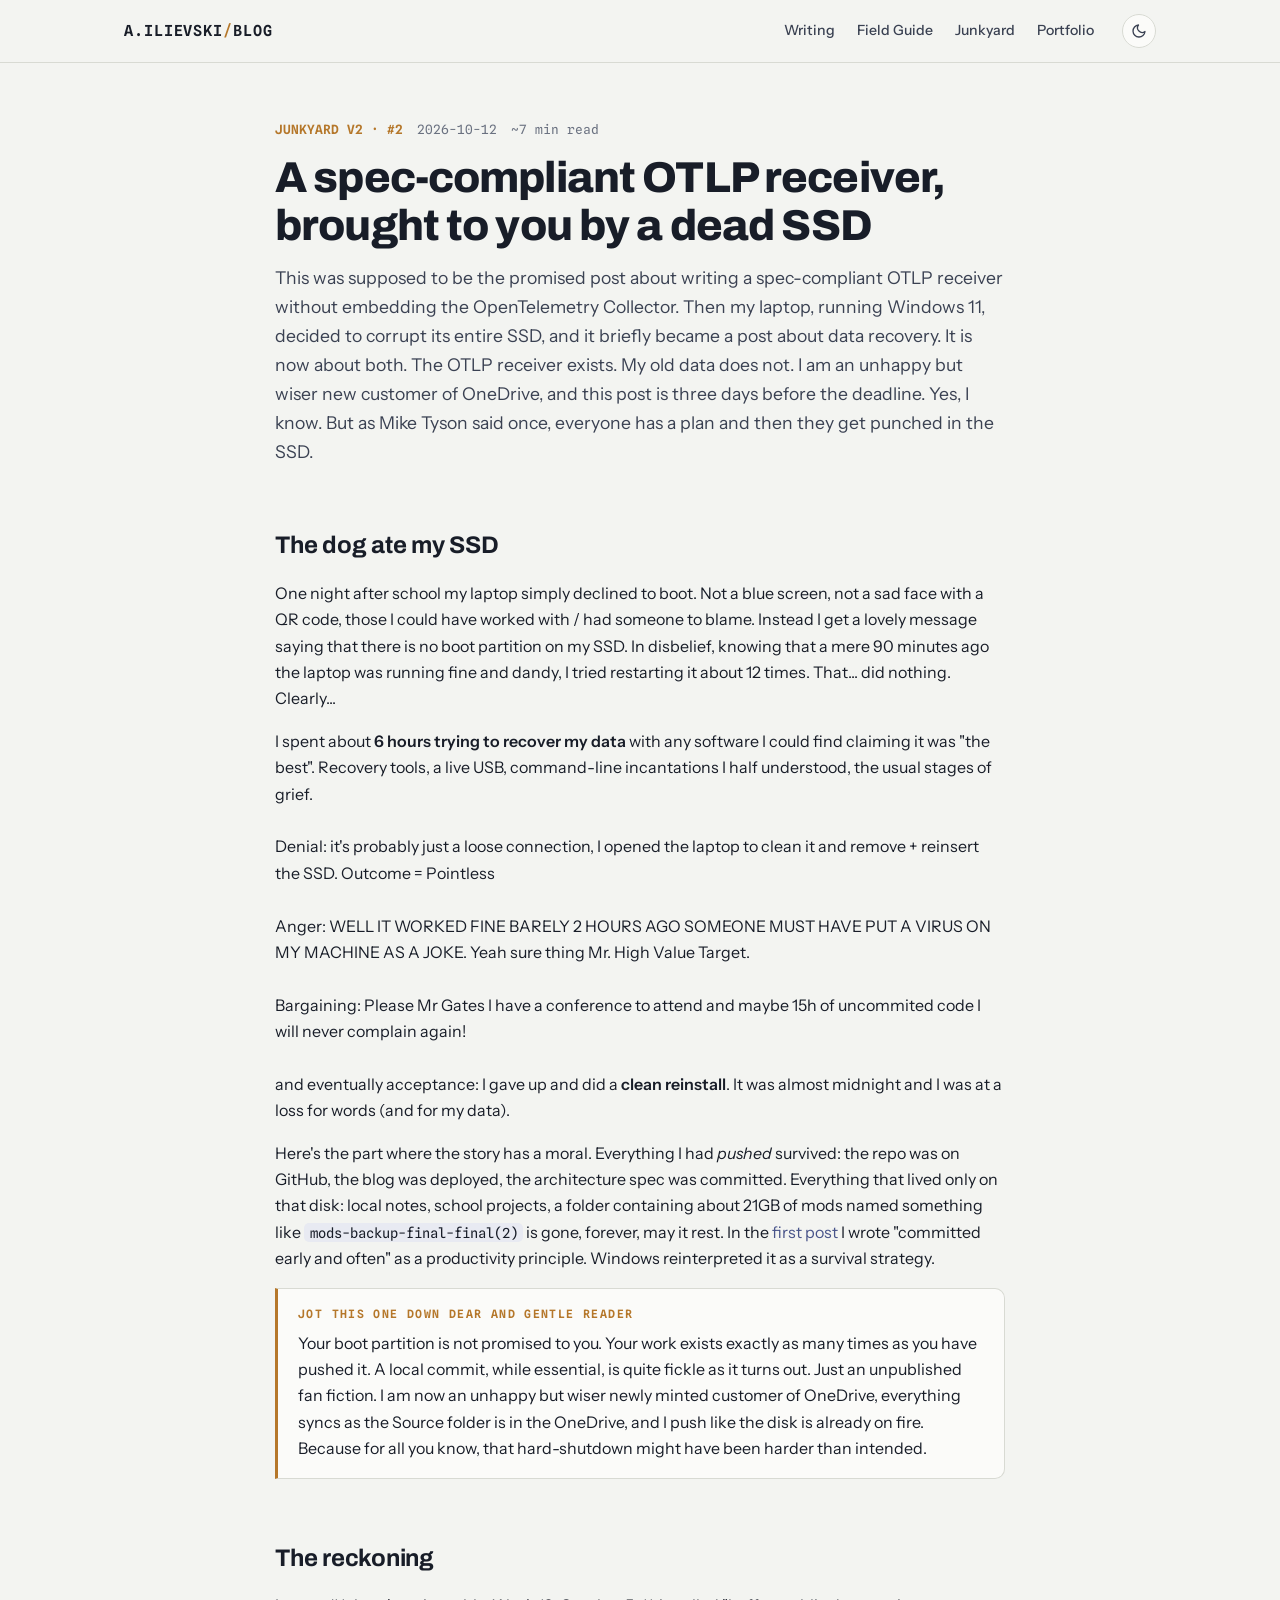
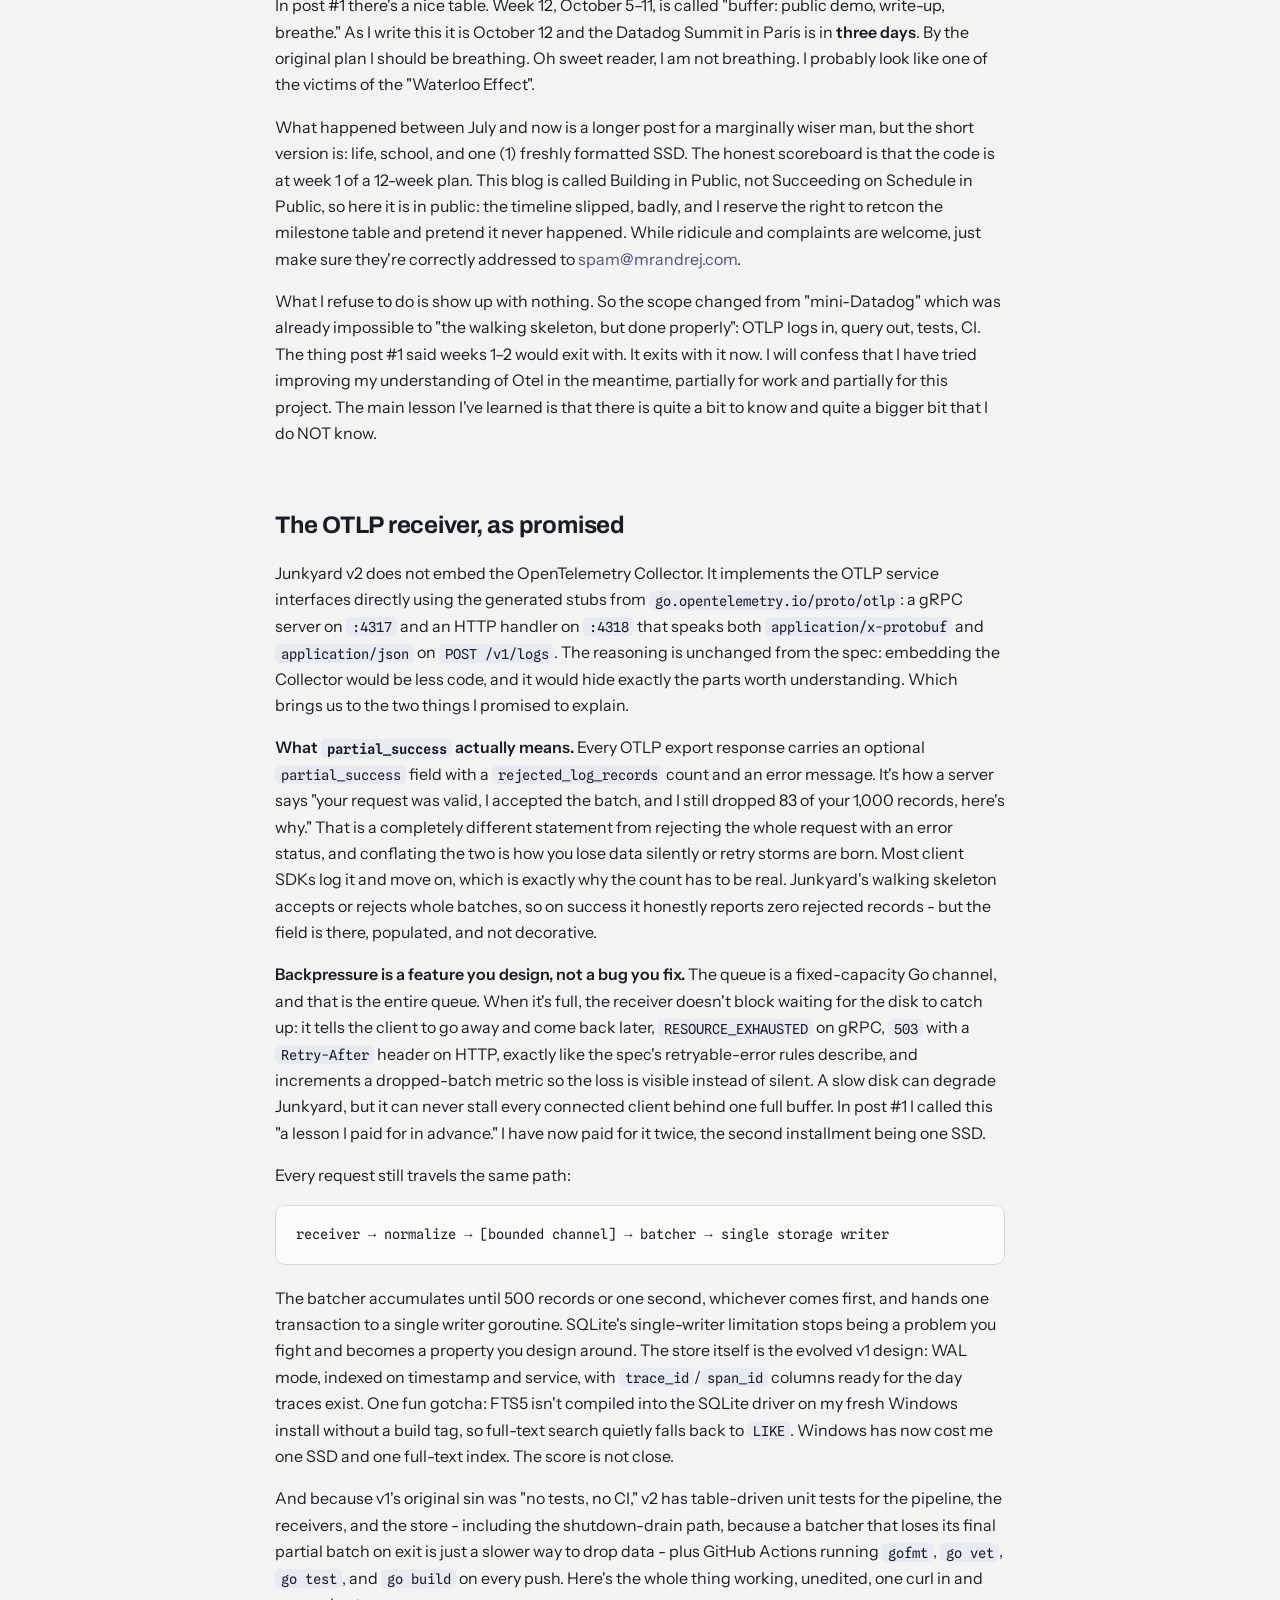
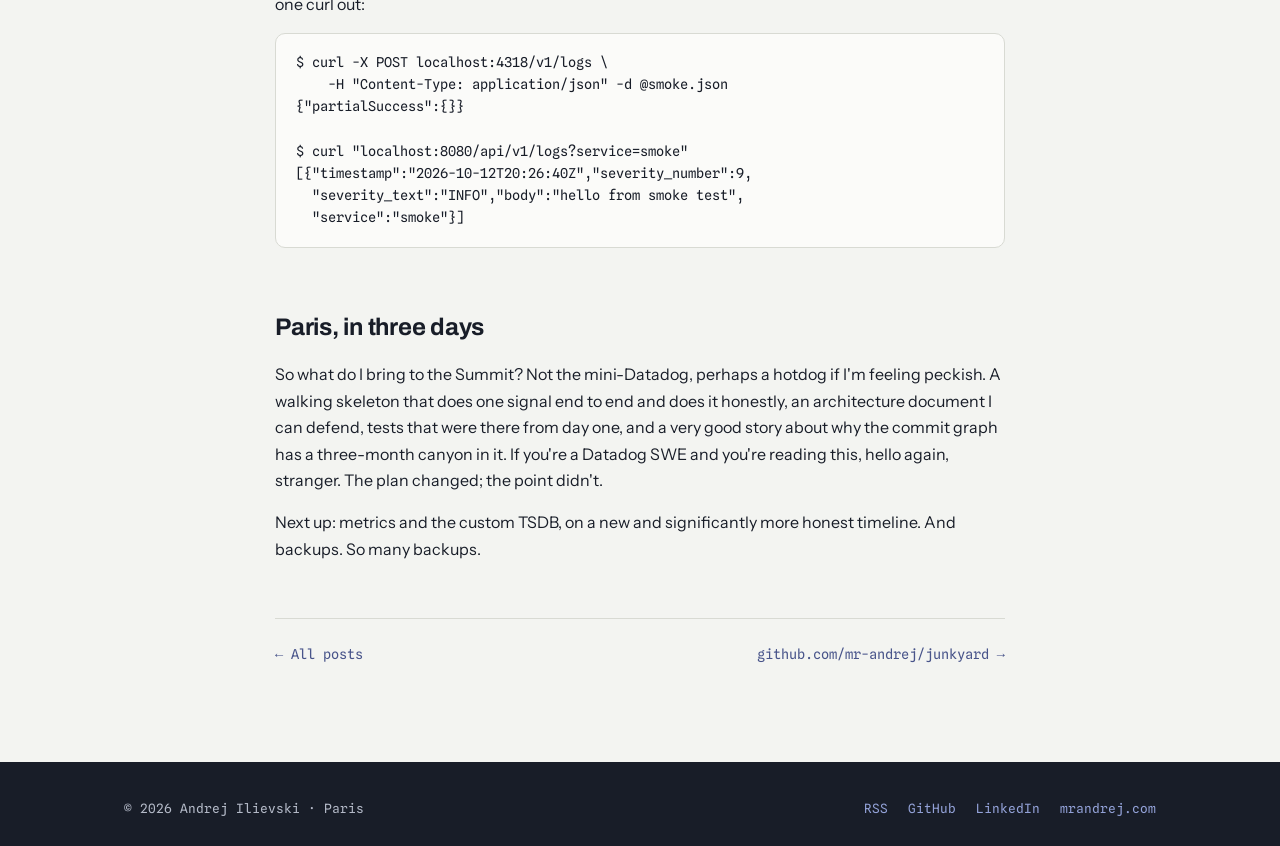
<file: blog/posts/2026-10-12-otlp-receiver-dead-ssd.html>
<!doctype html>
<html lang="en">
  <head>
    <meta charset="UTF-8" />
    <meta name="viewport" content="width=device-width, initial-scale=1.0" />
    <title>
      A spec-compliant OTLP receiver, brought to you by a dead SSD · Andrej
      Ilievski
    </title>
    <meta
      name="description"
      content="Post #2 was supposed to be about writing a spec-compliant OTLP receiver. Then Windows 11 corrupted my entire SSD. It's about both: partial_success, backpressure, and the value of pushing early."
    />
    <meta name="author" content="Andrej Ilievski" />
    <link
      rel="canonical"
      href="https://blog.mrandrej.com/posts/2026-10-12-otlp-receiver-dead-ssd.html"
    />
    <meta
      property="og:title"
      content="A spec-compliant OTLP receiver, brought to you by a dead SSD"
    />
    <meta
      property="og:description"
      content="What partial_success actually means, why backpressure is a feature, and what one (1) corrupted SSD teaches you about pushing early."
    />
    <meta property="og:type" content="article" />
    <meta
      property="og:url"
      content="https://blog.mrandrej.com/posts/2026-10-12-otlp-receiver-dead-ssd.html"
    />
    <meta
      property="og:image"
      content="https://blog.mrandrej.com/og-image.jpg"
    />
    <meta property="article:published_time" content="2026-10-12" />
    <meta name="twitter:card" content="summary_large_image" />
    <meta name="theme-color" content="#181D28" />
    <script>
      (function () {
        var t = null;
        try {
          t = localStorage.getItem("theme");
        } catch (e) {}
        if (t !== "dark" && t !== "light") {
          t =
            window.matchMedia &&
            matchMedia("(prefers-color-scheme: dark)").matches
              ? "dark"
              : "light";
        }
        document.documentElement.setAttribute("data-theme", t);
      })();
    </script>
    <link
      rel="icon"
      href="data:image/svg+xml,%3Csvg xmlns='http://www.w3.org/2000/svg' viewBox='0 0 32 32'%3E%3Crect width='32' height='32' rx='7' fill='%23181D28'/%3E%3Ctext x='16' y='22' text-anchor='middle' font-family='monospace' font-size='15' font-weight='700' fill='%23AEB9E0'%3EAI%3C/text%3E%3C/svg%3E"
    />
    <link
      rel="icon"
      type="image/png"
      sizes="32x32"
      href="../favicon-32x32.png"
    />
    <link rel="apple-touch-icon" href="../apple-touch-icon.png" />
    <link rel="preconnect" href="https://fonts.googleapis.com" />
    <link rel="preconnect" href="https://fonts.gstatic.com" crossorigin />
    <link
      href="https://fonts.googleapis.com/css2?family=Archivo:wght@500;600;700;800&family=Instrument+Sans:ital,wght@0,400;0,500;0,600;1,400&family=Spline+Sans+Mono:wght@400;500;600&display=swap"
      rel="stylesheet"
    />
    <link rel="stylesheet" href="../assets/blog.css" />
  </head>
  <body>
    <header>
      <div class="hwrap">
        <a class="wordmark" href="../index.html"
          >A.ILIEVSKI<span class="slash">/</span>BLOG</a
        >
        <nav aria-label="Navigation">
          <a href="../index.html">Writing</a>
          <a href="../field-guide.html">Field Guide</a>
          <a
            href="https://github.com/mr-andrej/junkyard"
            target="_blank"
            rel="noopener"
            >Junkyard</a
          >
          <a href="https://mrandrej.com/" target="_blank" rel="noopener"
            >Portfolio</a
          >
        </nav>
        <button
          class="theme-toggle"
          id="theme-toggle"
          aria-label="Toggle theme"
          onclick="toggleTheme()"
        >
          <svg
            class="icon-moon"
            viewBox="0 0 24 24"
            fill="none"
            stroke="currentColor"
            stroke-width="2"
            stroke-linecap="round"
            stroke-linejoin="round"
            aria-hidden="true"
          >
            <path d="M21 12.79A9 9 0 1 1 11.21 3 7 7 0 0 0 21 12.79z" />
          </svg>
          <svg
            class="icon-sun"
            viewBox="0 0 24 24"
            fill="none"
            stroke="currentColor"
            stroke-width="2"
            stroke-linecap="round"
            stroke-linejoin="round"
            aria-hidden="true"
          >
            <circle cx="12" cy="12" r="4" />
            <path
              d="M12 2v2M12 20v2M4.93 4.93l1.41 1.41M17.66 17.66l1.41 1.41M2 12h2M20 12h2M4.93 19.07l1.41-1.41M17.66 6.34l1.41-1.41"
            />
          </svg>
        </button>
        <button
          class="burger"
          id="burger"
          aria-label="Menu"
          aria-expanded="false"
          aria-controls="mobile-nav"
          onclick="toggleMenu()"
        >
          <svg
            class="icon-bars"
            viewBox="0 0 24 24"
            fill="none"
            stroke="currentColor"
            stroke-width="2"
            stroke-linecap="round"
            stroke-linejoin="round"
            aria-hidden="true"
          >
            <path d="M3 6h18M3 12h18M3 18h18" />
          </svg>
          <svg
            class="icon-close"
            viewBox="0 0 24 24"
            fill="none"
            stroke="currentColor"
            stroke-width="2"
            stroke-linecap="round"
            stroke-linejoin="round"
            aria-hidden="true"
          >
            <path d="M6 6l12 12M18 6L6 18" />
          </svg>
        </button>
      </div>
      <nav class="mobile-nav" id="mobile-nav" aria-label="Mobile navigation">
        <a href="../index.html">Writing</a>
        <a href="../field-guide.html">Field Guide</a>
        <a
          href="https://github.com/mr-andrej/junkyard"
          target="_blank"
          rel="noopener"
          >Junkyard</a
        >
        <a href="https://mrandrej.com/" target="_blank" rel="noopener"
          >Portfolio</a
        >
      </nav>
    </header>

    <main>
      <article>
        <div class="post-head">
          <p class="meta">
            <span class="series">JUNKYARD V2 · #2</span><span>2026-10-12</span
            ><span>~7 min read</span>
          </p>
          <h1>A spec-compliant OTLP receiver, brought to you by a dead SSD</h1>
          <p class="standfirst">
            This was supposed to be the promised post about writing a
            spec-compliant OTLP receiver without embedding the OpenTelemetry
            Collector. Then my laptop, running Windows 11, decided to corrupt
            its entire SSD, and it briefly became a post about data recovery. It
            is now about both. The OTLP receiver exists. My old data does not. I
            am an unhappy but wiser new customer of OneDrive, and this post is
            three days before the deadline. Yes, I know. But as Mike Tyson said
            once, everyone has a plan and then they get punched in the SSD.
          </p>
        </div>

        <h2>The dog ate my SSD</h2>
        <p>
          One night after school my laptop simply declined to boot. Not a blue
          screen, not a sad face with a QR code, those I could have worked with
          / had someone to blame. Instead I get a lovely message saying that
          there is no boot partition on my SSD. In disbelief, knowing that a
          mere 90 minutes ago the laptop was running fine and dandy, I tried
          restarting it about 12 times. That... did nothing. Clearly...
        </p>
        <p>
          I spent about <strong>6 hours trying to recover my data</strong> with
          any software I could find claiming it was "the best". Recovery tools,
          a live USB, command-line incantations I half understood, the usual
          stages of grief. <br /><br />
          Denial: it's probably just a loose connection, I opened the laptop to
          clean it and remove + reinsert the SSD. Outcome = Pointless
          <br /><br />
          Anger: WELL IT WORKED FINE BARELY 2 HOURS AGO SOMEONE MUST HAVE PUT A
          VIRUS ON MY MACHINE AS A JOKE. Yeah sure thing Mr. High Value Target.
          <br /><br />
          Bargaining: Please Mr Gates I have a conference to attend and maybe
          15h of uncommited code I will never complain again!
          <br /><br />
          and eventually acceptance: I gave up and did a
          <strong>clean reinstall</strong>. It was almost midnight and I was at
          a loss for words (and for my data).
        </p>
        <p>
          Here's the part where the story has a moral. Everything I had
          <em>pushed</em> survived: the repo was on GitHub, the blog was
          deployed, the architecture spec was committed. Everything that lived
          only on that disk: local notes, school projects, a folder containing
          about 21GB of mods named something like
          <code>mods-backup-final-final(2)</code> is gone, forever, may it rest.
          In the
          <a href="2026-07-20-rebuilding-junkyard-v2.html">first post</a> I
          wrote "committed early and often" as a productivity principle. Windows
          reinterpreted it as a survival strategy.
        </p>
        <div class="callout amber">
          <span class="label">Jot this one down dear and gentle reader</span>
          <p>
            Your boot partition is not promised to you. Your work exists exactly
            as many times as you have pushed it. A local commit, while
            essential, is quite fickle as it turns out. Just an unpublished fan
            fiction. I am now an unhappy but wiser newly minted customer of
            OneDrive, everything syncs as the Source folder is in the OneDrive,
            and I push like the disk is already on fire. Because for all you
            know, that hard-shutdown might have been harder than intended.
          </p>
        </div>

        <h2>The reckoning</h2>
        <p>
          In post #1 there's a nice table. Week 12, October 5–11, is called
          "buffer: public demo, write-up, breathe." As I write this it is
          October 12 and the Datadog Summit in Paris is in
          <strong>three days</strong>. By the original plan I should be
          breathing. Oh sweet reader, I am not breathing. I probably look like
          one of the victims of the "Waterloo Effect".
        </p>
        <p>
          What happened between July and now is a longer post for a marginally
          wiser man, but the short version is: life, school, and one (1) freshly
          formatted SSD. The honest scoreboard is that the code is at week 1 of
          a 12-week plan. This blog is called Building in Public, not Succeeding
          on Schedule in Public, so here it is in public: the timeline slipped,
          badly, and I reserve the right to retcon the milestone table and
          pretend it never happened. While ridicule and complaints are welcome,
          just make sure they're correctly addressed to
          <a href="mailto:spam@mrandrej.com">spam@mrandrej.com</a>.
        </p>
        <p>
          What I refuse to do is show up with nothing. So the scope changed from
          "mini-Datadog" which was already impossible to "the walking skeleton,
          but done properly": OTLP logs in, query out, tests, CI. The thing post
          #1 said weeks 1–2 would exit with. It exits with it now. I will
          confess that I have tried improving my understanding of Otel in the
          meantime, partially for work and partially for this project. The main
          lesson I've learned is that there is quite a bit to know and quite a
          bigger bit that I do NOT know.
        </p>

        <h2>The OTLP receiver, as promised</h2>
        <p>
          Junkyard v2 does not embed the OpenTelemetry Collector. It implements
          the OTLP service interfaces directly using the generated stubs from
          <code>go.opentelemetry.io/proto/otlp</code>: a gRPC server on
          <code>:4317</code> and an HTTP handler on <code>:4318</code> that
          speaks both <code>application/x-protobuf</code> and
          <code>application/json</code> on <code>POST /v1/logs</code>. The
          reasoning is unchanged from the spec: embedding the Collector would be
          less code, and it would hide exactly the parts worth understanding.
          Which brings us to the two things I promised to explain.
        </p>
        <p>
          <strong>What <code>partial_success</code> actually means.</strong>
          Every OTLP export response carries an optional
          <code>partial_success</code> field with a
          <code>rejected_log_records</code> count and an error message. It's how
          a server says "your request was valid, I accepted the batch, and I
          still dropped 83 of your 1,000 records, here's why." That is a
          completely different statement from rejecting the whole request with
          an error status, and conflating the two is how you lose data silently
          or retry storms are born. Most client SDKs log it and move on, which
          is exactly why the count has to be real. Junkyard's walking skeleton
          accepts or rejects whole batches, so on success it honestly reports
          zero rejected records - but the field is there, populated, and not
          decorative.
        </p>
        <p>
          <strong
            >Backpressure is a feature you design, not a bug you fix.</strong
          >
          The queue is a fixed-capacity Go channel, and that is the entire
          queue. When it's full, the receiver doesn't block waiting for the disk
          to catch up: it tells the client to go away and come back later,
          <code>RESOURCE_EXHAUSTED</code> on gRPC, <code>503</code> with a
          <code>Retry-After</code> header on HTTP, exactly like the spec's
          retryable-error rules describe, and increments a dropped-batch metric
          so the loss is visible instead of silent. A slow disk can degrade
          Junkyard, but it can never stall every connected client behind one
          full buffer. In post #1 I called this "a lesson I paid for in
          advance." I have now paid for it twice, the second installment being
          one SSD.
        </p>
        <p>Every request still travels the same path:</p>
        <pre><code>receiver → normalize → [bounded channel] → batcher → single storage writer</code></pre>
        <p>
          The batcher accumulates until 500 records or one second, whichever
          comes first, and hands one transaction to a single writer goroutine.
          SQLite's single-writer limitation stops being a problem you fight and
          becomes a property you design around. The store itself is the evolved
          v1 design: WAL mode, indexed on timestamp and service, with
          <code>trace_id</code>/<code>span_id</code> columns ready for the day
          traces exist. One fun gotcha: FTS5 isn't compiled into the SQLite
          driver on my fresh Windows install without a build tag, so full-text
          search quietly falls back to <code>LIKE</code>. Windows has now cost
          me one SSD and one full-text index. The score is not close.
        </p>
        <p>
          And because v1's original sin was "no tests, no CI," v2 has
          table-driven unit tests for the pipeline, the receivers, and the store
          - including the shutdown-drain path, because a batcher that loses its
          final partial batch on exit is just a slower way to drop data - plus
          GitHub Actions running <code>gofmt</code>, <code>go vet</code>,
          <code>go test</code>, and <code>go build</code> on every push. Here's
          the whole thing working, unedited, one curl in and one curl out:
        </p>
        <pre><code>$ curl -X POST localhost:4318/v1/logs \
    -H "Content-Type: application/json" -d @smoke.json
{"partialSuccess":{}}

$ curl "localhost:8080/api/v1/logs?service=smoke"
[{"timestamp":"2026-10-12T20:26:40Z","severity_number":9,
  "severity_text":"INFO","body":"hello from smoke test",
  "service":"smoke"}]</code></pre>

        <h2>Paris, in three days</h2>
        <p>
          So what do I bring to the Summit? Not the mini-Datadog, perhaps a
          hotdog if I'm feeling peckish. A walking skeleton that does one signal
          end to end and does it honestly, an architecture document I can
          defend, tests that were there from day one, and a very good story
          about why the commit graph has a three-month canyon in it. If you're a
          Datadog SWE and you're reading this, hello again, stranger. The plan
          changed; the point didn't.
        </p>
        <p>
          Next up: metrics and the custom TSDB, on a new and significantly more
          honest timeline. And backups. So many backups.
        </p>

        <div class="post-nav">
          <a href="../index.html">← All posts</a>
          <a
            href="https://github.com/mr-andrej/junkyard"
            target="_blank"
            rel="noopener"
            >github.com/mr-andrej/junkyard →</a
          >
        </div>
      </article>
    </main>

    <footer>
      <div class="fwrap">
        <span>© 2026 Andrej Ilievski · Paris</span>
        <span class="spacer"></span>
        <a href="../feed.xml">RSS</a>
        <a href="https://github.com/mr-andrej" target="_blank" rel="noopener"
          >GitHub</a
        >
        <a
          href="https://linkedin.com/in/mr-andrej"
          target="_blank"
          rel="noopener"
          >LinkedIn</a
        >
        <a href="https://mrandrej.com/" target="_blank" rel="noopener"
          >mrandrej.com</a
        >
      </div>
    </footer>

    <script>
      function toggleTheme() {
        const cur =
          document.documentElement.getAttribute("data-theme") === "dark"
            ? "dark"
            : "light";
        const next = cur === "dark" ? "light" : "dark";
        document.documentElement.setAttribute("data-theme", next);
        try {
          localStorage.setItem("theme", next);
        } catch (e) {}
      }
      window
        .matchMedia("(prefers-color-scheme: dark)")
        .addEventListener("change", (e) => {
          let saved = null;
          try {
            saved = localStorage.getItem("theme");
          } catch (err) {}
          if (!saved) {
            document.documentElement.setAttribute(
              "data-theme",
              e.matches ? "dark" : "light",
            );
          }
        });
      function toggleMenu() {
        const nav = document.getElementById("mobile-nav");
        const btn = document.getElementById("burger");
        const open = nav.classList.toggle("open");
        btn.setAttribute("aria-expanded", String(open));
      }
      // Close the mobile menu once a link is tapped
      document.querySelectorAll("#mobile-nav a").forEach((a) => {
        a.addEventListener("click", () => {
          document.getElementById("mobile-nav").classList.remove("open");
          document
            .getElementById("burger")
            .setAttribute("aria-expanded", "false");
        });
      });
    </script>
  </body>
</html>
</file>
<file: blog/assets/blog.css>
/* ==========================================================================
   blog.mrandrej.com — design system
   Tokens extracted 1:1 from mrandrej.com so the two sites read as siblings.
   ========================================================================== */

:root{
  --paper:#F3F4F1;
  --card:#FBFBF9;
  --ink:#181D28;
  --ink-soft:#3A4152;
  --muted:#6A7180;
  --line:#D8DAD3;
  --slate:#5E6EA4;
  --slate-deep:#48548A;
  --slate-wash:#E8EAF2;
  --amber:#B5772A;
  --footer-bg:#181D28;
  --shadow:rgba(24,29,40,.35);
  --max:1080px;
  --measure:730px;
  --radius:10px;
}

[data-theme="dark"]{
  --paper:#14171F;
  --card:#1C202B;
  --ink:#E8EAF0;
  --ink-soft:#B4BAC8;
  --muted:#8A90A0;
  --line:#2A2F3C;
  --slate:#7D8CC4;
  --slate-deep:#93A2D8;
  --slate-wash:#262C40;
  --amber:#D19A4F;
  --footer-bg:#0E1118;
  --shadow:rgba(0,0,0,.55);
}

/* ---------- Base ---------- */
*,*::before,*::after{box-sizing:border-box}
html{scroll-behavior:smooth}
body{
  margin:0;
  background:var(--paper);
  color:var(--ink);
  font-family:'Instrument Sans',system-ui,sans-serif;
  font-size:1rem;line-height:1.65;
  -webkit-font-smoothing:antialiased;
  transition:background .25s ease,color .25s ease;
}
a{color:var(--slate-deep);text-decoration:none}
a:hover{text-decoration:underline}
.mono{font-family:'Spline Sans Mono',monospace}
::selection{background:var(--slate-wash);color:var(--ink)}

/* ---------- Header ---------- */
header{
  position:sticky;top:0;z-index:50;
  background:color-mix(in srgb, var(--paper) 88%, transparent);
  backdrop-filter:blur(10px);
  border-bottom:1px solid var(--line);
}
.hwrap{
  max-width:var(--max);margin:0 auto;padding:14px 24px;
  display:flex;align-items:center;gap:28px;
}
.wordmark{
  font-family:'Spline Sans Mono',monospace;
  font-weight:600;font-size:.95rem;letter-spacing:.06em;
  color:var(--ink);
}
.wordmark:hover{text-decoration:none;color:var(--slate-deep)}
.wordmark .slash{color:var(--amber)}
nav{display:flex;gap:22px;margin-left:auto}
nav a{font-size:.88rem;font-weight:500;color:var(--ink-soft)}
nav a:hover{color:var(--slate-deep);text-decoration:none}
nav a[aria-current="page"]{color:var(--slate-deep)}
.theme-toggle{
  border:1px solid var(--line);background:var(--card);color:var(--ink-soft);
  width:34px;height:34px;border-radius:50%;cursor:pointer;
  display:inline-flex;align-items:center;justify-content:center;flex:none;
  transition:border-color .2s ease,color .2s ease;
}
.theme-toggle:hover{border-color:var(--slate);color:var(--slate-deep)}
.theme-toggle svg{width:16px;height:16px}
.icon-sun{display:none}
[data-theme="dark"] .icon-sun{display:block}
[data-theme="dark"] .icon-moon{display:none}
/* ---------- Burger / mobile nav ---------- */
.burger{
  border:1px solid var(--line);background:var(--card);color:var(--ink-soft);
  width:34px;height:34px;border-radius:50%;cursor:pointer;flex:none;
  display:none;align-items:center;justify-content:center;
  transition:border-color .2s ease,color .2s ease;
}
.burger:hover{border-color:var(--slate);color:var(--slate-deep)}
.burger svg{width:16px;height:16px}
.burger .icon-close{display:none}
.burger[aria-expanded="true"] .icon-close{display:block}
.burger[aria-expanded="true"] .icon-bars{display:none}
.mobile-nav{
  display:none;flex-direction:column;padding:6px 24px 16px;
  border-bottom:1px solid var(--line);background:var(--paper);
}
.mobile-nav.open{display:flex}
.mobile-nav a{
  padding:11px 0;font-size:.95rem;font-weight:500;color:var(--ink-soft);
  border-top:1px solid var(--line);
}
.mobile-nav a:first-child{border-top:0}
.mobile-nav a:hover{color:var(--slate-deep);text-decoration:none}
.mobile-nav a[aria-current="page"]{color:var(--slate-deep)}
@media (min-width:641px){.mobile-nav{display:none}}

@media (max-width:640px){
  .hwrap>nav{display:none}
  .theme-toggle{margin-left:auto}
  .burger{display:inline-flex}
}

/* ---------- Layout ---------- */
main{max-width:var(--max);margin:0 auto;padding:0 24px}

/* ---------- Blog index ---------- */
.hero{padding:88px 0 40px;max-width:var(--measure)}
.sec-label{
  font-family:'Spline Sans Mono',monospace;
  font-size:.75rem;font-weight:600;letter-spacing:.14em;text-transform:uppercase;
  color:var(--slate-deep);
  display:flex;align-items:center;gap:12px;margin:0 0 18px;
}
.sec-label::after{content:"";height:1px;flex:1;background:var(--line)}
.hero h1{
  font-family:'Archivo',sans-serif;font-weight:800;
  font-size:clamp(2.2rem,5vw,3.4rem);line-height:1.05;
  letter-spacing:-.02em;margin:0 0 18px;
}
.hero h1 .accent{color:var(--amber)}
.lede{font-size:1.12rem;color:var(--ink-soft);margin:0 0 8px;max-width:60ch}
.hero .sub{font-family:'Spline Sans Mono',monospace;font-size:.85rem;color:var(--muted)}

.posts{padding:24px 0 96px;max-width:var(--measure)}
.post-card{
  display:block;
  border:1px solid var(--line);border-radius:var(--radius);
  background:var(--card);
  padding:26px 28px;margin:0 0 20px;
  color:var(--ink);
  transition:border-color .2s ease,transform .2s ease,box-shadow .2s ease;
}
.post-card:hover{
  text-decoration:none;
  border-color:var(--slate);
  transform:translateY(-2px);
  box-shadow:0 8px 28px -12px var(--shadow);
}
.post-card .meta{
  font-family:'Spline Sans Mono',monospace;font-size:.78rem;
  color:var(--muted);letter-spacing:.03em;
  display:flex;gap:14px;flex-wrap:wrap;margin:0 0 10px;
}
.post-card .meta .series{color:var(--amber);font-weight:600}
.post-card h2{
  font-family:'Archivo',sans-serif;font-weight:700;
  font-size:1.45rem;letter-spacing:-.01em;line-height:1.2;margin:0 0 8px;
}
.post-card p{margin:0;color:var(--ink-soft);font-size:.98rem}
.post-card .read{
  display:inline-block;margin-top:14px;
  font-family:'Spline Sans Mono',monospace;font-size:.8rem;font-weight:600;
  color:var(--slate-deep);
}

/* ---------- Article ---------- */
article{max-width:var(--measure);margin:0 auto;padding:56px 0 96px}
.post-head{margin:0 0 40px}
.post-head .meta{
  font-family:'Spline Sans Mono',monospace;font-size:.8rem;color:var(--muted);
  display:flex;gap:14px;flex-wrap:wrap;margin:0 0 14px;
}
.post-head .meta .series{color:var(--amber);font-weight:600}
.post-head h1{
  font-family:'Archivo',sans-serif;font-weight:800;
  font-size:clamp(1.9rem,4.5vw,2.7rem);line-height:1.1;
  letter-spacing:-.02em;margin:0 0 14px;
}
.post-head .standfirst{font-size:1.1rem;color:var(--ink-soft);margin:0}

article h2{
  font-family:'Archivo',sans-serif;font-weight:700;
  font-size:1.5rem;letter-spacing:-.01em;
  margin:52px 0 14px;padding-top:8px;
}
article h3{
  font-family:'Archivo',sans-serif;font-weight:600;
  font-size:1.12rem;margin:34px 0 10px;
}
article p{margin:0 0 16px}
article ul,article ol{margin:0 0 16px;padding-left:24px}
article li{margin:0 0 6px}
article li::marker{color:var(--slate)}
strong{font-weight:600}

code{
  font-family:'Spline Sans Mono',monospace;font-size:.86em;
  background:var(--slate-wash);color:var(--ink);
  padding:.12em .4em;border-radius:5px;
}
pre{
  background:var(--card);border:1px solid var(--line);
  border-radius:var(--radius);
  padding:18px 20px;overflow-x:auto;
  margin:0 0 20px;font-size:.85rem;line-height:1.55;
}
pre code{background:none;padding:0;font-size:inherit}
pre .c{color:var(--muted)}   /* comments */
pre .k{color:var(--slate-deep)} /* keywords */
pre .s{color:var(--amber)}   /* strings */

/* Callouts — used for trade-off notes and decisions */
.callout{
  border:1px solid var(--line);border-left:3px solid var(--slate);
  border-radius:0 var(--radius) var(--radius) 0;
  background:var(--card);
  padding:16px 20px;margin:0 0 20px;
}
.callout .label{
  font-family:'Spline Sans Mono',monospace;font-size:.72rem;font-weight:600;
  letter-spacing:.12em;text-transform:uppercase;color:var(--slate-deep);
  display:block;margin:0 0 6px;
}
.callout.amber{border-left-color:var(--amber)}
.callout.amber .label{color:var(--amber)}
.callout p{margin:0 0 8px}
.callout p:last-child{margin:0}

/* Decision table */
table{
  width:100%;border-collapse:separate;border-spacing:0;margin:0 0 24px;
  font-size:.92rem;background:var(--card);
  border:1px solid var(--line);border-radius:var(--radius);
}
tr:first-child th:first-child{border-top-left-radius:var(--radius)}
tr:first-child th:last-child{border-top-right-radius:var(--radius)}
tr:last-child td:first-child{border-bottom-left-radius:var(--radius)}
tr:last-child td:last-child{border-bottom-right-radius:var(--radius)}
td.mono{white-space:nowrap}
th,td{padding:10px 14px;text-align:left;border-bottom:1px solid var(--line);vertical-align:top}
th{
  font-family:'Spline Sans Mono',monospace;font-size:.72rem;font-weight:600;
  letter-spacing:.1em;text-transform:uppercase;color:var(--muted);
  background:color-mix(in srgb, var(--slate-wash) 45%, transparent);
}
tr:last-child td{border-bottom:0}

/* Figures & inline SVG diagrams */
figure{margin:28px 0 32px}
figure svg{
  display:block;width:100%;height:auto;
  background:var(--card);border:1px solid var(--line);
  border-radius:var(--radius);
}
figcaption{
  font-family:'Spline Sans Mono',monospace;font-size:.78rem;
  color:var(--muted);margin-top:10px;text-align:center;
}
/* Inline post images (memes, screenshots): responsive, framed, centered */
.post-img{
  display:block;max-width:100%;height:auto;
  margin:20px auto;
  border:1px solid var(--line);border-radius:var(--radius);
}
/* SVG element classes (used inside diagrams) */
.d-box{fill:var(--card);stroke:var(--line);stroke-width:1.5}
.d-box-accent{fill:var(--slate-wash);stroke:var(--slate);stroke-width:1.5}
.d-container{fill:none;stroke:var(--slate);stroke-width:1.5;stroke-dasharray:6 5}
.d-arrow{stroke:var(--muted);stroke-width:1.5;fill:none;marker-end:url(#arrowhead)}
.d-arrow-dashed{stroke:var(--muted);stroke-width:1.5;fill:none;stroke-dasharray:5 4;marker-end:url(#arrowhead)}
.d-label{font-family:'Spline Sans Mono',monospace;fill:var(--ink)}
.d-sub{font-family:'Spline Sans Mono',monospace;fill:var(--muted)}
.d-accent{fill:var(--slate-deep)}
.d-amber{fill:var(--amber)}
.d-marker-fill{fill:var(--muted)}

hr{
  border:0;height:1px;background:var(--line);margin:48px 0;
}

/* Glossary / field guide */
.gloss h3{margin:40px 0 4px;padding-bottom:8px;border-bottom:1px solid var(--line)}
.gloss dl{margin:0 0 8px}
.gloss dt{
  font-family:'Spline Sans Mono',monospace;font-size:.92rem;font-weight:600;
  color:var(--slate-deep);margin:20px 0 0;
}
.gloss dd{margin:4px 0 0;color:var(--ink-soft)}
.gloss dd code{font-size:.82em}

/* Post footer nav */
.post-nav{
  display:flex;justify-content:space-between;gap:16px;
  border-top:1px solid var(--line);padding-top:24px;margin-top:56px;
  font-family:'Spline Sans Mono',monospace;font-size:.85rem;
}

/* ---------- Footer ---------- */
footer{
  background:var(--footer-bg);color:#B4BAC8;
  margin-top:0;
}
.fwrap{
  max-width:var(--max);margin:0 auto;padding:36px 24px;
  display:flex;align-items:center;gap:20px;flex-wrap:wrap;
  font-family:'Spline Sans Mono',monospace;font-size:.8rem;
}
footer a{color:#93A2D8}
footer .spacer{margin-left:auto}
</file>
